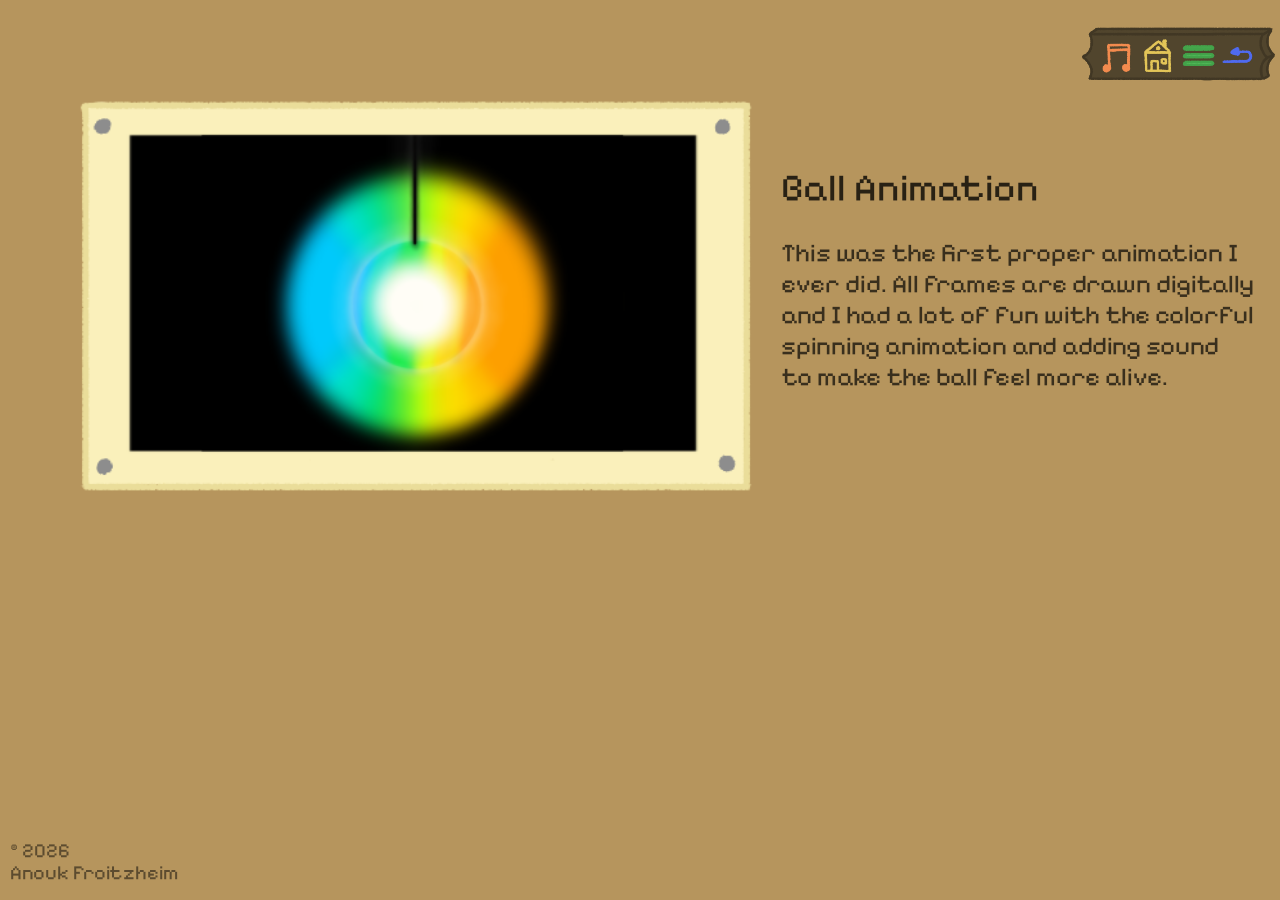
<file: animation.html>
<!DOCTYPE html>
<html lang="en">
<head>
  <meta charset="UTF-8">
  <meta name="viewport" content="width=device-width, initial-scale=1.0">
  
  <title>Anouk's Wallpapers</title>
  <link rel="icon" href="data:image/svg+xml,<svg xmlns='http://www.w3.org/2000/svg' viewBox='0 0 100 100'><text y='.9em' font-size='90'>🖼️</text></svg>">
  <!-- Describe your page — shows up in search results and browser tabs -->
  <meta name="description" content="Anouk's Wallpapers - made using code">

  <!-- Your styles -->
  <link rel="stylesheet" href="styles.css">



  <!-- loading in fonts -->
  <link href="https://fonts.googleapis.com/css2?family=Pixelify+Sans:wght@400..700&family=Tiny5&display=swap" rel="stylesheet">
  <style>
  body {
    font-family: "Pixelify+Sans", sans-serif;
  }
  </style>


  <style>
     /* Keyboard users need to see where focus is */
    :focus-visible {
      outline: 2px solid currentColor;
      outline-offset: 2px;
    }

    /* Respect users who prefer less motion */
    @media (prefers-reduced-motion: reduce) {
      *, *::before, *::after {
        animation-duration: 0.01ms !important;
        transition-duration: 0.01ms !important;
      }
    }

    /* =============================================
       BACKGROUND COLOUR
       ============================================= */
    body {
      background: #B6955D;
    }

    /* =============================================
       IMAGE POSITIONING SYSTEM
       How it works:
       - .img-layer is a fixed container covering the
         full screen, anchored to the TOP-LEFT corner.
       - Each .img-item is positioned relative to that
         top-left corner using:
             top:   distance DOWN  from top of screen
             left: distance LEFT  from left of screen
       - Change width/height on each .img-item to scale.
       - Set pointer-events: none on non-clickable images.
       ============================================= */

    .img-layer {
      position: fixed;
      top: 7vh;
      left: 50vw;      /* ----------------------------------- */
      width: 0;
      height: 0;
      pointer-events: none; /* layer itself doesn't block clicks */
      z-index: 10;          /* sits above page content; lower if needed */
    }

    .img-item {
      position: absolute;
      display: block;
      overflow: hidden;
    }

    .img-item img {
      width: 100%;
      height: 100%;
      object-fit: cover;
      display: block;
    }

    /* Non-clickable images */
    .img-item.static {
      pointer-events: none;
    }

    /* Clickable images */
    .img-item.clickable {               
      pointer-events: auto;
      cursor: pointer;
      transition: opacity 0.2s ease, transform 0.2s ease;        
    }

    .img-item.clickable:hover {  /* what image looks like when hovering over */
      opacity: 1;
      transform: scale(1.03);
    }

    /* =============================================
       EXAMPLE IMAGE POSITIONS
       Adjust top / left / width / height freely.
       ============================================= */
    #layout {
      width: 75vw;
      translate: -37.5vw;
    }

     #project{
      width: 55vw;
      translate: -45vw 2vw;
    }

    #animation{
      scale: 0.2;
      translate: -120vw -30vw;
    }


        /* button section*/
    #button-board {
     width: 16vw;
     translate: 34vw -3.2vw;
    }

    #back-button {
      width: 3.1vw;
      translate: 45.3vw -2.5vw;
    }


    #menu-button {
     width: 4.95vw;
      translate: 41.5vw -2.8vw;
    }

    #home-button {
      width: 4.95vw;
      translate: 38.2vw -2.85vw;
    }

    #music-button {
     width: 3.2vw;
      translate: 35.8vw -2.2vw;
    }

   /* button section ends*/


  </style>
</head>
<body>

  <!-- =============================================
       IMAGE LAYER
       All images live here, positioned relative to
       the top-left corner of the screen.

       TO ADD A NEW IMAGE:
         1. Copy an .img-item block below.
         2. Give it a new id (e.g. id="img-4").
         3. Add a matching CSS rule above with
            top / left / width / height values.
         4. Replace the src with your image path.
         5. For a clickable image, add class="img-item clickable"
            and set data-href to the destination URL.
         6. For a static (non-clickable) image, use
            class="img-item static" and omit data-href.
       ============================================= -->
  <div class="img-layer" aria-hidden="true">


     <!-- <div id="layout" class="img-item static">
      <img
        src="read_me-images/home_page_layout.png"
        alt=""
      >
    </div> -->


     <div
      id="project" class="img-item static">
      <img
        src="gallery-images/animation.png"
        alt="blank piece of paper"
      >
    </div>

<!-- THIS DOESNT WORK -->
    <!-- <div id="animation" class="img-item static">
  <video controls>
    <source 
      src="gallery-images/work/ball-animation.mp4" 
      type="video/mp4"
      >
    Your browser does not support the video tag.
  </video>
</div> -->


<!-- reference for image function layout -->
    <!-- CLICKABLE image — redirects on click
     <div
      id="sign"
      class="img-item clickable"
      data-href="index.html"
      role="link"
      tabindex="0"
      aria-label="Go to home page"
    >
      <img
        src="home_page-images/sign.png"
        alt=""
      >
    </div> -->

   <!-- button section -->
<div id="button-board" class="img-item static">
      <img
        src="home_page-images/button-board.png"
        alt="drawing of a blank wooden sign/board"
      >
    </div>

    <div
      id="back-button"
      class="img-item clickable"
      role="button"
      tabindex="0"
      aria-label="goes back to the previous page"
      onclick="history.back()"
    >
      <img
        src="home_page-images/back-button.png"
        alt="drawing of a back arrow, when clicked returns to previous page"
      >
    </div>

    <div
      id="menu-button"
      class="img-item clickable"
      data-href="menu.html"
      role="link"
      tabindex="0"
      aria-label="opens menu page"
    >
      <img
        src="home_page-images/menu-button.png"
        alt="drawing of 3 horizontal green lines stacked on top each other, when clicked redirects user to 'menu page'"
      >
    </div>

     <div
      id="home-button"
      class="img-item clickable"
      data-href="index.html"
      role="link"
      tabindex="0"
      aria-label="opens home page"
    >
      <img
        src="home_page-images/home-button.png"
        alt="drawing of a small house. when clicked on redirects user to 'home page'"
      >
    </div>

    <div
      id="music-button"
      class="img-item clickable"
      data-href="music.html"
      role="link"
      tabindex="0"
      aria-label="opens home page"
    >
      <img
        src="home_page-images/music-button.png"
        alt="drawing of a small music note. when clicked on redirects user to 'music page'"
      >
    </div>
   <!-- button section ends -->



  <!-- copyright text  -->
   <div class="copyright">  &copy; <span id="year"></span> </div>
   <div class="name"> Anouk Froitzheim </div>
   
   <div class="worksTitle"> Ball Animation </div>
   <div class="worksText"> This was the first proper animation I ever did. All frames are drawn digitally and I had a lot of fun with the colorful spinning animation and adding sound to make the ball feel more alive.</div>

  </div>
<script>
  // =============================================
  // PAGE TRANSITION — "MELT" EFFECT
  // Tweak these two values to adjust the feel:
  // =============================================
  const TRANSITION_DURATION = 300;   // milliseconds — how long each half takes
  const TRANSITION_DRIFT    = 20;    // pixels — how far down the page "melts"

  // Inject the transition styles
  const style = document.createElement('style');
  style.textContent = `
    .img-layer {
      transition: opacity ${TRANSITION_DURATION}ms ease,
                  transform ${TRANSITION_DURATION}ms ease,
                  filter ${TRANSITION_DURATION}ms ease;
    }
    .img-layer.melt-out {
      opacity: 0;
      transform: translateY(${TRANSITION_DRIFT}px);
      filter: blur(6px);
    }
    .img-layer.melt-in {
      opacity: 0;
      transform: translateY(-${TRANSITION_DRIFT}px);
      filter: blur(6px);
    }
  `;
  document.head.appendChild(style);

  // Fade IN on page load
  const layer = document.querySelector('.img-layer');
  layer.classList.add('melt-in');
  requestAnimationFrame(() => {
    requestAnimationFrame(() => layer.classList.remove('melt-in'));
  });

  // Fade OUT then navigate on click/keydown
  function navigateTo(url) {
    layer.classList.add('melt-out');
    setTimeout(() => { window.location.href = url; }, TRANSITION_DURATION);
  }

  document.querySelectorAll('.img-item.clickable').forEach(item => {
    const target = item.dataset.href;
    if (!target || target === 'INSERT-REDIRECT-PAGE-HERE') return;

    item.addEventListener('click', () => navigateTo(target));
    item.addEventListener('keydown', e => {
      if (e.key === 'Enter' || e.key === ' ') {
        e.preventDefault();
        navigateTo(target);
      }
    });
  });
</script>

  <!-- Your scripts -->
  <script src="script.js"></script>


</body>


</html>
</file>
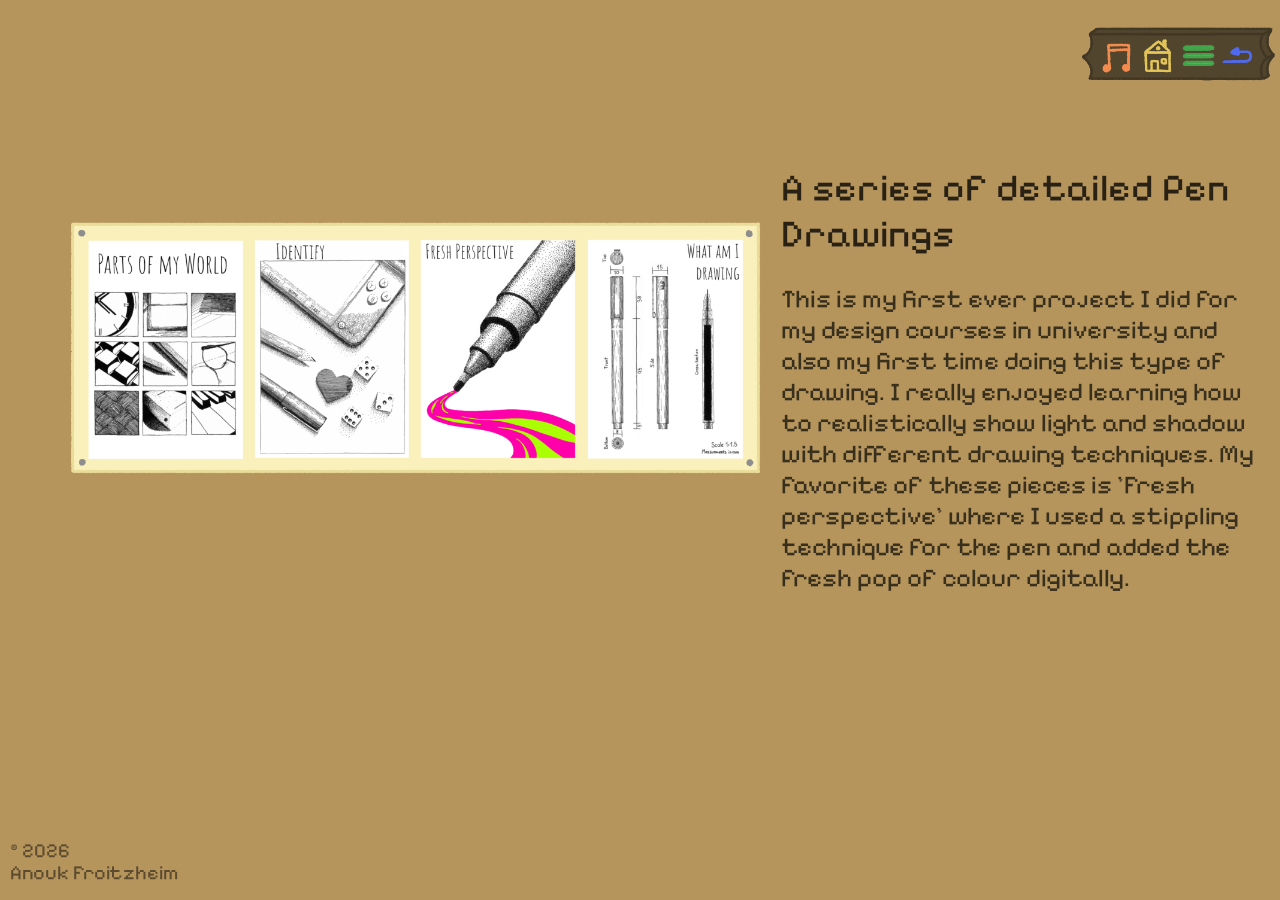
<file: drawings.html>
<!DOCTYPE html>
<html lang="en">
<head>
  <meta charset="UTF-8">
  <meta name="viewport" content="width=device-width, initial-scale=1.0">
  
  <title>Anouk's Wallpapers</title>
  <link rel="icon" href="data:image/svg+xml,<svg xmlns='http://www.w3.org/2000/svg' viewBox='0 0 100 100'><text y='.9em' font-size='90'>🖼️</text></svg>">
  <!-- Describe your page — shows up in search results and browser tabs -->
  <meta name="description" content="Anouk's Wallpapers - made using code">

  <!-- Your styles -->
  <link rel="stylesheet" href="styles.css">



  <!-- loading in fonts -->
  <link href="https://fonts.googleapis.com/css2?family=Pixelify+Sans:wght@400..700&family=Tiny5&display=swap" rel="stylesheet">
  <style>
  body {
    font-family: "Pixelify+Sans", sans-serif;
  }
  </style>


  <style>
     /* Keyboard users need to see where focus is */
    :focus-visible {
      outline: 2px solid currentColor;
      outline-offset: 2px;
    }

    /* Respect users who prefer less motion */
    @media (prefers-reduced-motion: reduce) {
      *, *::before, *::after {
        animation-duration: 0.01ms !important;
        transition-duration: 0.01ms !important;
      }
    }

    /* =============================================
       BACKGROUND COLOUR
       ============================================= */
    body {
      background: #B6955D;
    }

    /* =============================================
       IMAGE POSITIONING SYSTEM
       How it works:
       - .img-layer is a fixed container covering the
         full screen, anchored to the TOP-LEFT corner.
       - Each .img-item is positioned relative to that
         top-left corner using:
             top:   distance DOWN  from top of screen
             left: distance LEFT  from left of screen
       - Change width/height on each .img-item to scale.
       - Set pointer-events: none on non-clickable images.
       ============================================= */

    .img-layer {
      position: fixed;
      top: 7vh;
      left: 50vw;      /* ----------------------------------- */
      width: 0;
      height: 0;
      pointer-events: none; /* layer itself doesn't block clicks */
      z-index: 10;          /* sits above page content; lower if needed */
    }

    .img-item {
      position: absolute;
      display: block;
      overflow: hidden;
    }

    .img-item img {
      width: 100%;
      height: 100%;
      object-fit: cover;
      display: block;
    }

    /* Non-clickable images */
    .img-item.static {
      pointer-events: none;
    }

    /* Clickable images */
    .img-item.clickable {               
      pointer-events: auto;
      cursor: pointer;
      transition: opacity 0.2s ease, transform 0.2s ease;        
    }

    .img-item.clickable:hover {  /* what image looks like when hovering over */
      opacity: 1;
      transform: scale(1.03);
    }

    /* =============================================
       EXAMPLE IMAGE POSITIONS
       Adjust top / left / width / height freely.
       ============================================= */
    #layout {
      width: 75vw;
      translate: -37.5vw;
    }

     #project{
      width: 55vw;
      translate: -45vw 12vw;
    }


        /* button section*/
   #button-board {
     width: 16vw;
     translate: 34vw -3.2vw;
    }

    #back-button {
      width: 3.1vw;
      translate: 45.3vw -2.5vw;
    }


    #menu-button {
     width: 4.95vw;
      translate: 41.5vw -2.8vw;
    }

    #home-button {
      width: 4.95vw;
      translate: 38.2vw -2.85vw;
    }

    #music-button {
     width: 3.2vw;
      translate: 35.8vw -2.2vw;
    }

   /* button section ends*/


  </style>
</head>
<body>

  <!-- =============================================
       IMAGE LAYER
       All images live here, positioned relative to
       the top-left corner of the screen.

       TO ADD A NEW IMAGE:
         1. Copy an .img-item block below.
         2. Give it a new id (e.g. id="img-4").
         3. Add a matching CSS rule above with
            top / left / width / height values.
         4. Replace the src with your image path.
         5. For a clickable image, add class="img-item clickable"
            and set data-href to the destination URL.
         6. For a static (non-clickable) image, use
            class="img-item static" and omit data-href.
       ============================================= -->
  <div class="img-layer" aria-hidden="true">


     <!-- <div id="layout" class="img-item static">
      <img
        src="read_me-images/home_page_layout.png"
        alt=""
      >
    </div> -->


     <div
      id="project" class="img-item static">
      <img
        src="gallery-images/pen drawings.png"
        alt="piece of paper with 4 detailed pen drawings on it"
      >
    </div>


<!-- reference for image function layout -->
    <!-- CLICKABLE image — redirects on click
     <div
      id="sign"
      class="img-item clickable"
      data-href="index.html"
      role="link"
      tabindex="0"
      aria-label="Go to home page"
    >
      <img
        src="home_page-images/sign.png"
        alt=""
      >
    </div> -->

   <!-- button section -->
<div id="button-board" class="img-item static">
      <img
        src="home_page-images/button-board.png"
        alt="drawing of a blank wooden sign/board"
      >
    </div>

    <div
      id="back-button"
      class="img-item clickable"
      role="button"
      tabindex="0"
      aria-label="goes back to the previous page"
      onclick="history.back()"
    >
      <img
        src="home_page-images/back-button.png"
        alt="drawing of a back arrow, when clicked returns to previous page"
      >
    </div>

    <div
      id="menu-button"
      class="img-item clickable"
      data-href="menu.html"
      role="link"
      tabindex="0"
      aria-label="opens menu page"
    >
      <img
        src="home_page-images/menu-button.png"
        alt="drawing of 3 horizontal green lines stacked on top each other, when clicked redirects user to 'menu page'"
      >
    </div>

     <div
      id="home-button"
      class="img-item clickable"
      data-href="index.html"
      role="link"
      tabindex="0"
      aria-label="opens home page"
    >
      <img
        src="home_page-images/home-button.png"
        alt="drawing of a small house. when clicked on redirects user to 'home page'"
      >
    </div>

    <div
      id="music-button"
      class="img-item clickable"
      data-href="music.html"
      role="link"
      tabindex="0"
      aria-label="opens home page"
    >
      <img
        src="home_page-images/music-button.png"
        alt="drawing of a small music note. when clicked on redirects user to 'music page'"
      >
    </div>
   <!-- button section ends -->



  <!-- copyright text  -->
   <div class="copyright">  &copy; <span id="year"></span> </div>
   <div class="name"> Anouk Froitzheim </div>
   
   <div class="worksTitle"> A series of detailed Pen Drawings </div>
   <div class="worksText"> This is my first ever project I did for my design courses in university and also my first time doing this type of drawing. I really enjoyed learning how to realistically show light and shadow with different drawing techniques. My favorite of these pieces is 'Fresh perspective' where I used a stippling technique for the pen and added the fresh pop of colour digitally.</div>

  </div>
<script>
  // =============================================
  // PAGE TRANSITION — "MELT" EFFECT
  // Tweak these two values to adjust the feel:
  // =============================================
  const TRANSITION_DURATION = 300;   // milliseconds — how long each half takes
  const TRANSITION_DRIFT    = 20;    // pixels — how far down the page "melts"

  // Inject the transition styles
  const style = document.createElement('style');
  style.textContent = `
    .img-layer {
      transition: opacity ${TRANSITION_DURATION}ms ease,
                  transform ${TRANSITION_DURATION}ms ease,
                  filter ${TRANSITION_DURATION}ms ease;
    }
    .img-layer.melt-out {
      opacity: 0;
      transform: translateY(${TRANSITION_DRIFT}px);
      filter: blur(6px);
    }
    .img-layer.melt-in {
      opacity: 0;
      transform: translateY(-${TRANSITION_DRIFT}px);
      filter: blur(6px);
    }
  `;
  document.head.appendChild(style);

  // Fade IN on page load
  const layer = document.querySelector('.img-layer');
  layer.classList.add('melt-in');
  requestAnimationFrame(() => {
    requestAnimationFrame(() => layer.classList.remove('melt-in'));
  });

  // Fade OUT then navigate on click/keydown
  function navigateTo(url) {
    layer.classList.add('melt-out');
    setTimeout(() => { window.location.href = url; }, TRANSITION_DURATION);
  }

  document.querySelectorAll('.img-item.clickable').forEach(item => {
    const target = item.dataset.href;
    if (!target || target === 'INSERT-REDIRECT-PAGE-HERE') return;

    item.addEventListener('click', () => navigateTo(target));
    item.addEventListener('keydown', e => {
      if (e.key === 'Enter' || e.key === ' ') {
        e.preventDefault();
        navigateTo(target);
      }
    });
  });
</script>

  <!-- Your scripts -->
  <script src="script.js"></script>


</body>


</html>
</file>
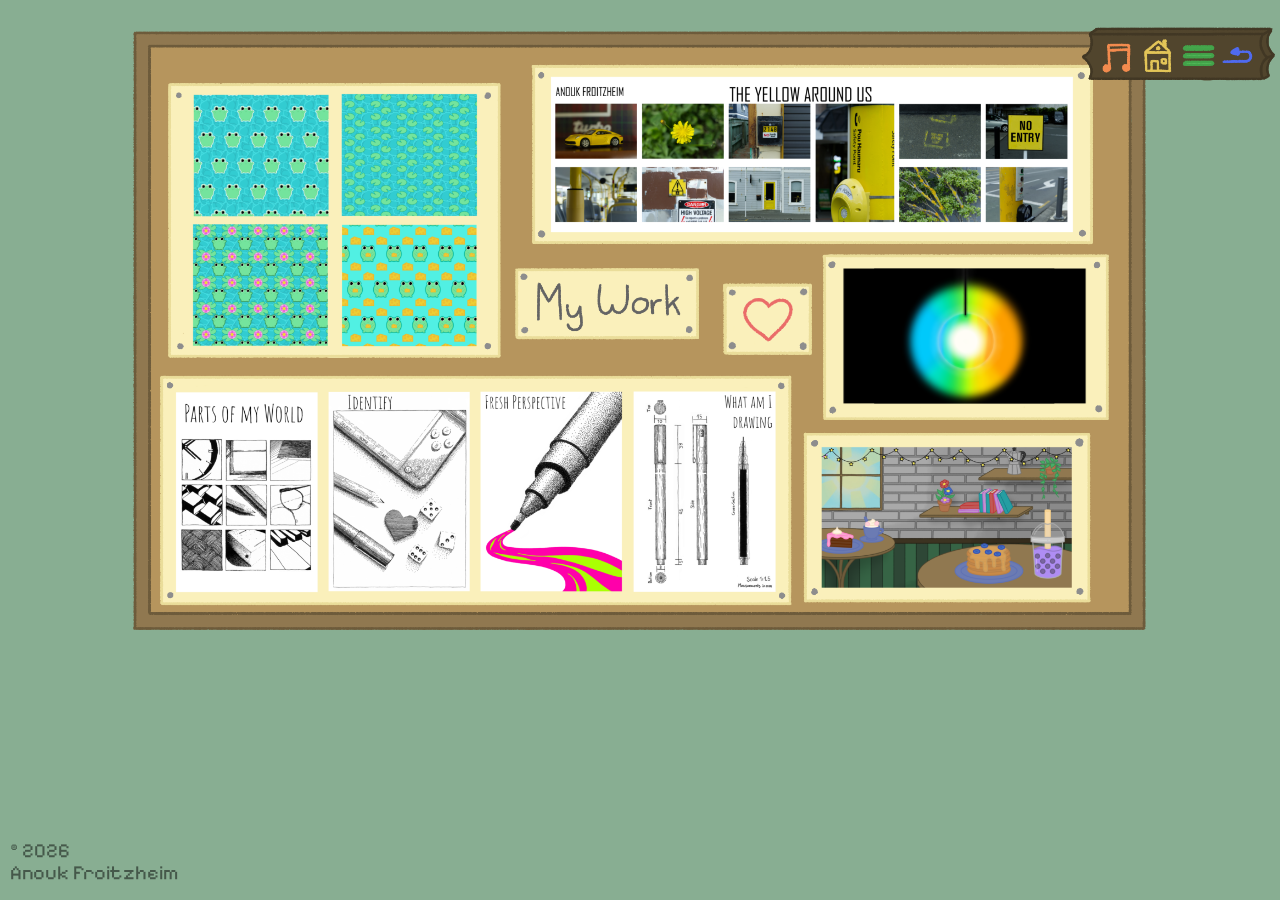
<file: gallery.html>
<!DOCTYPE html>
<html lang="en">
<head>
  <meta charset="UTF-8">
  <meta name="viewport" content="width=device-width, initial-scale=1.0">
  <link rel="icon" href="data:image/svg+xml,<svg xmlns='http://www.w3.org/2000/svg' viewBox='0 0 100 100'><text y='.9em' font-size='90'>🖼️</text></svg>">
  <title>Anouk's Work</title>

  <!-- Describe your page — shows up in search results and browser tabs -->
  <meta name="description" content="Anouk's Gallery - have a looksie at some of Anouksie's works">

  <!-- Your styles -->
  <link rel="stylesheet" href="styles.css">



  <!-- loading in fonts -->
  <link href="https://fonts.googleapis.com/css2?family=Pixelify+Sans:wght@400..700&family=Tiny5&display=swap" rel="stylesheet">
  <style>
  body {
    font-family: "Pixelify+Sans", sans-serif;
  }
  </style>


  <style>
     /* Keyboard users need to see where focus is */
    :focus-visible {
      outline: 2px solid currentColor;
      outline-offset: 2px;
    }

    /* Respect users who prefer less motion */
    @media (prefers-reduced-motion: reduce) {
      *, *::before, *::after {
        animation-duration: 0.01ms !important;
        transition-duration: 0.01ms !important;
      }
    }

    /* =============================================
       BACKGROUND COLOUR
       ============================================= */
    body {
      background: #88AE92;
    }

    /* =============================================
       IMAGE POSITIONING SYSTEM
       How it works:
       - .img-layer is a fixed container covering the
         full screen, anchored to the TOP-LEFT corner.
       - Each .img-item is positioned relative to that
         top-left corner using:
             top:   distance DOWN  from top of screen
             left: distance LEFT  from left of screen
       - Change width/height on each .img-item to scale.
       - Set pointer-events: none on non-clickable images.
       ============================================= */

    .img-layer {
      position: fixed;
      top: 7vh;
      left: 50vw;      /* ----------------------------------- */
      width: 0;
      height: 0;
      pointer-events: none; /* layer itself doesn't block clicks */
      z-index: 10;          /* sits above page content; lower if needed */
    }

    .img-item {
      position: absolute;
      display: block;
      overflow: hidden;
    }

    .img-item img {
      width: 100%;
      height: 100%;
      object-fit: cover;
      display: block;
    }

    /* Non-clickable images */
    .img-item.static {
      pointer-events: none;
    }

    /* Clickable images */
    .img-item.clickable {               
      pointer-events: auto;
      cursor: pointer;
      transition: opacity 0.2s ease, transform 0.2s ease;        
    }

    .img-item.clickable:hover {  /* what image looks like when hovering over */
      opacity: 1;
      transform: scale(1.03);
    }

    /* =============================================
       EXAMPLE IMAGE POSITIONS
       Adjust top / left / width / height freely.
       ============================================= */

     #backboard{
      width: 82vw;
      translate: -41vw -11vw;
    }

     #work{
      width: 15vw;
      translate: -10vw 15.5vw;
    }

     #heart{
      width: 7.5vw;
      translate: 6.2vw 17vw;
    }

     #wallpapers{
      width: 27vw;
      translate: -37.5vw 0.5vw;
    }

     #photos{
      width: 45vw;
      translate: -9vw -0.5vw;
    }

     #drawings{
      width: 50.4vw;
      translate: -38vw 24vw;
    }

     #animation{
      width: 23.5vw;
      translate: 13.7vw 14.5vw;
    }

     #visualizer{
      width: 23.5vw;
      translate: 12.3vw 28.5vw;
    }

/* button section*/
#button-board {
     width: 16vw;
     translate: 34vw -3.2vw;
    }

    #back-button {
      width: 3.1vw;
      translate: 45.3vw -2.5vw;
    }


    #menu-button {
     width: 4.95vw;
      translate: 41.5vw -2.8vw;
    }

    #home-button {
      width: 4.95vw;
      translate: 38.2vw -2.85vw;
    }

    #music-button {
     width: 3.2vw;
      translate: 35.8vw -2.2vw;
    }

   /* button section ends */

  </style>
</head>
<body>

  <!-- =============================================
       IMAGE LAYER
       All images live here, positioned relative to
       the top-left corner of the screen.

       TO ADD A NEW IMAGE:
         1. Copy an .img-item block below.
         2. Give it a new id (e.g. id="img-4").
         3. Add a matching CSS rule above with
            top / left / width / height values.
         4. Replace the src with your image path.
         5. For a clickable image, add class="img-item clickable"
            and set data-href to the destination URL.
         6. For a static (non-clickable) image, use
            class="img-item static" and omit data-href.
       ============================================= -->
  <div class="img-layer" aria-hidden="true">


<div id="backboard" class="img-item static">
      <img
        src="gallery-images/backboard.png"
        alt="drawing of an empty corkboard"
      >
    </div>

    <div id="work" class="img-item static">
      <img
        src="gallery-images/my work paper.png"
        alt="piece of paper with the words 'my work'"
      >
    </div>

     <div
      id="heart"
      class="img-item clickable"
      data-href="heart.html"
      role="link"
      tabindex="0"
      aria-label="opens heart page"
    >
      <img
        src="gallery-images/heart paper.png"
        alt="piece of paper with a heart drawn on it, when clicked on redirects to 'heart' page"
      >
    </div>

     <div
      id="wallpapers"
      class="img-item clickable"
      data-href="wallpapers.html"
      role="link"
      tabindex="0"
      aria-label="opens wallpapers page"
    >
      <img
        src="gallery-images/wallpapers.png"
        alt="piece of paper with 4 cute wallpapers on it, when clicked on redirects to 'wallpapers' page"
      >
    </div>

     <div
      id="photos"
      class="img-item clickable"
      data-href="photos.html"
      role="link"
      tabindex="0"
      aria-label="opens photos page"
    >
      <img
        src="gallery-images/photos.png"
        alt="piece of paper with a photography series, when clicked on redirects to 'photos' page"
      >
    </div>

     <div
      id="drawings"
      class="img-item clickable"
      data-href="drawings.html"
      role="link"
      tabindex="0"
      aria-label="opens drawings page"
    >
      <img
        src="gallery-images/pen drawings.png"
        alt="piece of paper with 4 detailed pen drawings on it, when clicked on redirects to 'drawings' page"
      >
    </div>

     <div
      id="animation"
      class="img-item clickable"
      data-href="animation.html"
      role="link"
      tabindex="0"
      aria-label="opens animation page"
    >
      <img
        src="gallery-images/animation.png"
        alt="piece of paper with a frame of the ball animation on it, when clicked on redirects to 'animation' page"
      >
    </div>

     <div
      id="visualizer"
      class="img-item clickable"
      data-href="visualizer.html"
      role="link"
      tabindex="0"
      aria-label="opens visualizer page"
    >
      <img
        src="gallery-images/visualizer.png"
        alt="piece of paper with a frame of the music visualizer on it, when clicked on redirects to 'visualizer' page"
      >
    </div>



<!-- reference for image function layout -->
    <!-- CLICKABLE image — redirects on click
     <div
      id="sign"
      class="img-item clickable"
      data-href="index.html"
      role="link"
      tabindex="0"
      aria-label="Go to home page"
    >
      <img
        src="home_page-images/sign.png"
        alt=""
      >
    </div> -->

   <!-- button section -->
 <div id="button-board" class="img-item static">
      <img
        src="home_page-images/button-board.png"
        alt="drawing of a blank wooden sign/board"
      >
    </div>

    <div
      id="back-button"
      class="img-item clickable"
      role="button"
      tabindex="0"
      aria-label="goes back to the previous page"
      onclick="history.back()"
    >
      <img
        src="home_page-images/back-button.png"
        alt="drawing of a back arrow, when clicked returns to previous page"
      >
    </div>

    <div
      id="menu-button"
      class="img-item clickable"
      data-href="menu.html"
      role="link"
      tabindex="0"
      aria-label="opens menu page"
    >
      <img
        src="home_page-images/menu-button.png"
        alt="drawing of 3 horizontal green lines stacked on top each other, when clicked redirects user to 'menu page'"
      >
    </div>

     <div
      id="home-button"
      class="img-item clickable"
      data-href="index.html"
      role="link"
      tabindex="0"
      aria-label="opens home page"
    >
      <img
        src="home_page-images/home-button.png"
        alt="drawing of a small house. when clicked on redirects user to 'home page'"
      >
    </div>

    <div
      id="music-button"
      class="img-item clickable"
      data-href="music.html"
      role="link"
      tabindex="0"
      aria-label="opens home page"
    >
      <img
        src="home_page-images/music-button.png"
        alt="drawing of a small music note. when clicked on redirects user to 'music page'"
      >
    </div>
   <!-- button section ends -->


    <!-- copyright text  -->
   <div class="copyright">  &copy; <span id="year"></span> </div>
   <div class="name"> Anouk Froitzheim </div>

  </div>
<script>
  // =============================================
  // PAGE TRANSITION — "MELT" EFFECT
  // Tweak these two values to adjust the feel:
  // =============================================
  const TRANSITION_DURATION = 300;   // milliseconds — how long each half takes
  const TRANSITION_DRIFT    = 20;    // pixels — how far down the page "melts"

  // Inject the transition styles
  const style = document.createElement('style');
  style.textContent = `
    .img-layer {
      transition: opacity ${TRANSITION_DURATION}ms ease,
                  transform ${TRANSITION_DURATION}ms ease,
                  filter ${TRANSITION_DURATION}ms ease;
    }
    .img-layer.melt-out {
      opacity: 0;
      transform: translateY(${TRANSITION_DRIFT}px);
      filter: blur(6px);
    }
    .img-layer.melt-in {
      opacity: 0;
      transform: translateY(-${TRANSITION_DRIFT}px);
      filter: blur(6px);
    }
  `;
  document.head.appendChild(style);

  // Fade IN on page load
  const layer = document.querySelector('.img-layer');
  layer.classList.add('melt-in');
  requestAnimationFrame(() => {
    requestAnimationFrame(() => layer.classList.remove('melt-in'));
  });

  // Fade OUT then navigate on click/keydown
  function navigateTo(url) {
    layer.classList.add('melt-out');
    setTimeout(() => { window.location.href = url; }, TRANSITION_DURATION);
  }

  document.querySelectorAll('.img-item.clickable').forEach(item => {
    const target = item.dataset.href;
    if (!target || target === 'INSERT-REDIRECT-PAGE-HERE') return;

    item.addEventListener('click', () => navigateTo(target));
    item.addEventListener('keydown', e => {
      if (e.key === 'Enter' || e.key === ' ') {
        e.preventDefault();
        navigateTo(target);
      }
    });
  });
</script>

  <!-- Your scripts -->
  <script src="script.js"></script>


</body>


</html>
</file>
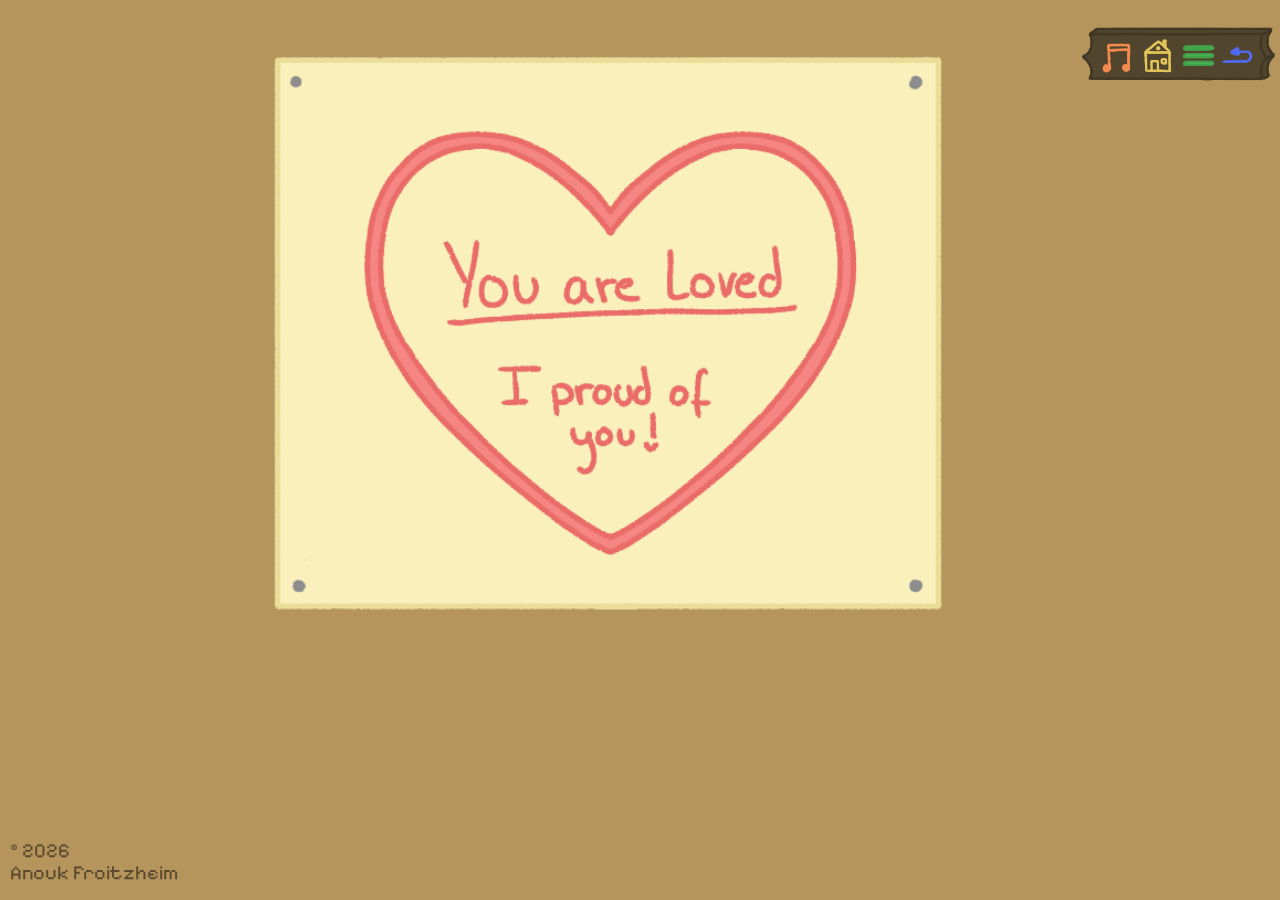
<file: heart.html>
<!DOCTYPE html>
<html lang="en">
<head>
  <meta charset="UTF-8">
  <meta name="viewport" content="width=device-width, initial-scale=1.0">
  
  <title>Anouk is proud of you</title>
  <link rel="icon" href="data:image/svg+xml,<svg xmlns='http://www.w3.org/2000/svg' viewBox='0 0 100 100'><text y='.9em' font-size='90'>❤️</text></svg>">
  <!-- Describe your page — shows up in search results and browser tabs -->
  <meta name="description" content="Anouk is proud of you">

  <!-- Your styles -->
  <link rel="stylesheet" href="styles.css">



<!-- loading in fonts -->
  <link href="https://fonts.googleapis.com/css2?family=Pixelify+Sans:wght@400..700&family=Tiny5&display=swap" rel="stylesheet">
  <style>
  body {
    font-family: "Pixelify+Sans", sans-serif;
  }
  </style>


  <style>
     /* Keyboard users need to see where focus is */
    :focus-visible {
      outline: 2px solid currentColor;
      outline-offset: 2px;
    }

    /* Respect users who prefer less motion */
    @media (prefers-reduced-motion: reduce) {
      *, *::before, *::after {
        animation-duration: 0.01ms !important;
        transition-duration: 0.01ms !important;
      }
    }

    /* =============================================
       BACKGROUND COLOUR
       ============================================= */
    body {
      background: #B6955D;
    }

    /* =============================================
       IMAGE POSITIONING SYSTEM
       How it works:
       - .img-layer is a fixed container covering the
         full screen, anchored to the TOP-LEFT corner.
       - Each .img-item is positioned relative to that
         top-left corner using:
             top:   distance DOWN  from top of screen
             left: distance LEFT  from left of screen
       - Change width/height on each .img-item to scale.
       - Set pointer-events: none on non-clickable images.
       ============================================= */

    .img-layer {
      position: fixed;
      top: 7vh;
      left: 50vw;      /* ----------------------------------- */
      width: 0;
      height: 0;
      pointer-events: none; /* layer itself doesn't block clicks */
      z-index: 10;          /* sits above page content; lower if needed */
    }

    .img-item {
      position: absolute;
      display: block;
      overflow: hidden;
    }

    .img-item img {
      width: 100%;
      height: 100%;
      object-fit: cover;
      display: block;
    }

    /* Non-clickable images */
    .img-item.static {
      pointer-events: none;
    }

    /* Clickable images */
    .img-item.clickable {               
      pointer-events: auto;
      cursor: pointer;
      transition: opacity 0.2s ease, transform 0.2s ease;        
    }

    .img-item.clickable:hover {  /* what image looks like when hovering over */
      opacity: 1;
      transform: scale(1.03);
    }

    /* =============================================
       EXAMPLE IMAGE POSITIONS
       Adjust top / left / width / height freely.
       ============================================= */
    /* #layout {
      width: 75vw;
      translate: -37.5vw;
    } */

    #heart{
      width: 55vw;
      translate: -30vw -2vw;
    }

        /* button section*/
    #button-board {
     width: 16vw;
     translate: 34vw -3.2vw;
    }

    #back-button {
      width: 3.1vw;
      translate: 45.3vw -2.5vw;
    }

    #menu-button {
     width: 4.95vw;
      translate: 41.5vw -2.8vw;
    }

    #home-button {
      width: 4.95vw;
      translate: 38.2vw -2.85vw;
    }

    #music-button {
     width: 3.2vw;
      translate: 35.8vw -2.2vw;
    }
   /* button section ends*/


  </style>
</head>
<body>

  <!-- =============================================
       IMAGE LAYER
       All images live here, positioned relative to
       the top-left corner of the screen.

       TO ADD A NEW IMAGE:
         1. Copy an .img-item block below.
         2. Give it a new id (e.g. id="img-4").
         3. Add a matching CSS rule above with
            top / left / width / height values.
         4. Replace the src with your image path.
         5. For a clickable image, add class="img-item clickable"
            and set data-href to the destination URL.
         6. For a static (non-clickable) image, use
            class="img-item static" and omit data-href.
       ============================================= -->
  <div class="img-layer" aria-hidden="true">


     <!-- <div id="layout" class="img-item static">
      <img
        src="read_me-images/home_page_layout.png"
        alt=""
      >
    </div> -->

 <div
      id="heart"
      class="img-item static"
    >
      <img
        src="gallery-images/big heart paper.png"
        alt="piece of paper with a heart drawn on it and the words 'your are loved. Im proud of you!'"
      >
    </div>



<!-- reference for image function layout -->
    <!-- CLICKABLE image — redirects on click
     <div
      id="sign"
      class="img-item clickable"
      data-href="index.html"
      role="link"
      tabindex="0"
      aria-label="Go to home page"
    >
      <img
        src="home_page-images/sign.png"
        alt=""
      >
    </div> -->

   <!-- button section -->
 <div id="button-board" class="img-item static">
      <img
        src="home_page-images/button-board.png"
        alt="drawing of a blank wooden sign/board"
      >
    </div>

    <div
      id="back-button"
      class="img-item clickable"
      role="button"
      tabindex="0"
      aria-label="goes back to the previous page"
      onclick="history.back()"
    >
      <img
        src="home_page-images/back-button.png"
        alt="drawing of a back arrow, when clicked returns to previous page"
      >
    </div>

    <div
      id="menu-button"
      class="img-item clickable"
      data-href="menu.html"
      role="link"
      tabindex="0"
      aria-label="opens menu page"
    >
      <img
        src="home_page-images/menu-button.png"
        alt="drawing of 3 horizontal green lines stacked on top each other, when clicked redirects user to 'menu page'"
      >
    </div>

     <div
      id="home-button"
      class="img-item clickable"
      data-href="index.html"
      role="link"
      tabindex="0"
      aria-label="opens home page"
    >
      <img
        src="home_page-images/home-button.png"
        alt="drawing of a small house. when clicked on redirects user to 'home page'"
      >
    </div>

    <div
      id="music-button"
      class="img-item clickable"
      data-href="music.html"
      role="link"
      tabindex="0"
      aria-label="opens home page"
    >
      <img
        src="home_page-images/music-button.png"
        alt="drawing of a small music note. when clicked on redirects user to 'music page'"
      >
    </div>
   <!-- button section ends -->



  <!-- copyright text  -->
   <div class="copyright">  &copy; <span id="year"></span> </div>
   <div class="name"> Anouk Froitzheim </div>
   
  </div>
<script>
  // =============================================
  // PAGE TRANSITION — "MELT" EFFECT
  // Tweak these two values to adjust the feel:
  // =============================================
  const TRANSITION_DURATION = 300;   // milliseconds — how long each half takes
  const TRANSITION_DRIFT    = 20;    // pixels — how far down the page "melts"

  // Inject the transition styles
  const style = document.createElement('style');
  style.textContent = `
    .img-layer {
      transition: opacity ${TRANSITION_DURATION}ms ease,
                  transform ${TRANSITION_DURATION}ms ease,
                  filter ${TRANSITION_DURATION}ms ease;
    }
    .img-layer.melt-out {
      opacity: 0;
      transform: translateY(${TRANSITION_DRIFT}px);
      filter: blur(6px);
    }
    .img-layer.melt-in {
      opacity: 0;
      transform: translateY(-${TRANSITION_DRIFT}px);
      filter: blur(6px);
    }
  `;
  document.head.appendChild(style);

  // Fade IN on page load
  const layer = document.querySelector('.img-layer');
  layer.classList.add('melt-in');
  requestAnimationFrame(() => {
    requestAnimationFrame(() => layer.classList.remove('melt-in'));
  });

  // Fade OUT then navigate on click/keydown
  function navigateTo(url) {
    layer.classList.add('melt-out');
    setTimeout(() => { window.location.href = url; }, TRANSITION_DURATION);
  }

  document.querySelectorAll('.img-item.clickable').forEach(item => {
    const target = item.dataset.href;
    if (!target || target === 'INSERT-REDIRECT-PAGE-HERE') return;

    item.addEventListener('click', () => navigateTo(target));
    item.addEventListener('keydown', e => {
      if (e.key === 'Enter' || e.key === ' ') {
        e.preventDefault();
        navigateTo(target);
      }
    });
  });
</script>

  <!-- Your scripts -->
  <script src="script.js"></script>


</body>


</html>
</file>
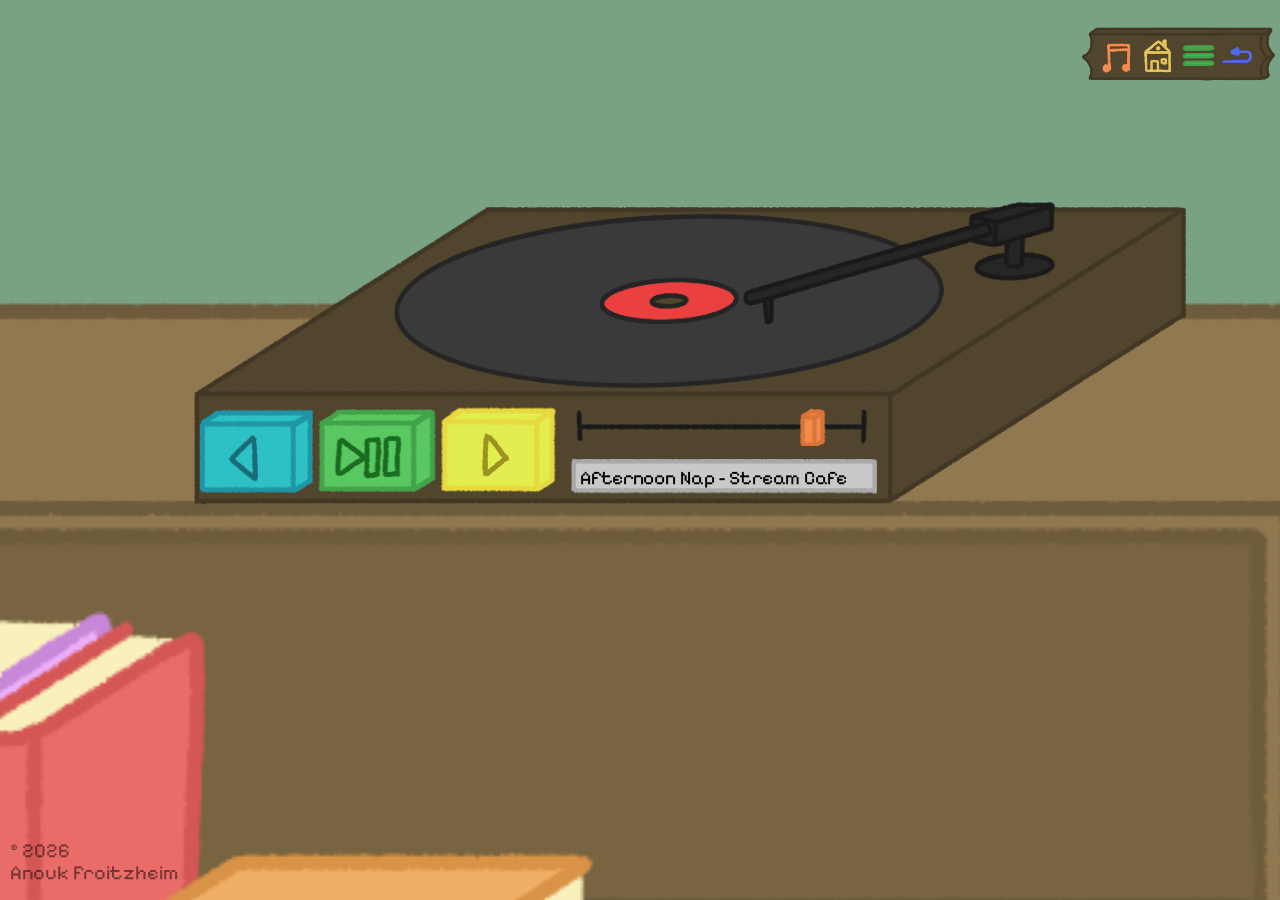
<file: music.html>
<!DOCTYPE html>
<html lang="en">
<head>
  <meta charset="UTF-8">
  <meta name="viewport" content="width=device-width, initial-scale=1.0">
  
  <title>Record Player</title>
  <link rel="icon" href="data:image/svg+xml,<svg xmlns='http://www.w3.org/2000/svg' viewBox='0 0 100 100'><text y='.9em' font-size='90'>🎵</text></svg>">
  <!-- Describe your page — shows up in search results and browser tabs -->
  <meta name="description" content="Anouk's Humble Abode - Music Controls">

  <!-- Your styles -->
  <link rel="stylesheet" href="styles.css">



  <!-- loading in fonts -->
  <link href="https://fonts.googleapis.com/css2?family=Pixelify+Sans:wght@400..700&family=Tiny5&display=swap" rel="stylesheet">
  <style>
  body {
    font-family: "Pixelify+Sans", sans-serif;
  }
  </style>


  <style>
     /* Keyboard users need to see where focus is */
    :focus-visible {
      outline: 2px solid currentColor;
      outline-offset: 2px;
    }

    /* Respect users who prefer less motion */
    @media (prefers-reduced-motion: reduce) {
      *, *::before, *::after {
        animation-duration: 0.01ms !important;
        transition-duration: 0.01ms !important;
      }
    }

    /* =============================================
       BACKGROUND COLOUR
       ============================================= */
    body {
      background: #6A9475; /* wall: #87ad91 floor: #6A9475*/
    }

    /* =============================================
       IMAGE POSITIONING SYSTEM
       How it works:
       - .img-layer is a fixed container covering the
         full screen, anchored to the TOP-LEFT corner.
       - Each .img-item is positioned relative to that
         top-left corner using:
             top:   distance DOWN  from top of screen
             left: distance LEFT  from left of screen
       - Change width/height on each .img-item to scale.
       - Set pointer-events: none on non-clickable images.
       ============================================= */

    .img-layer {
      position: fixed;
      top: 7vh;
      left: 50vw;      /* ----------------------------------- */
      width: 0;
      height: 0;
      pointer-events: none; /* layer itself doesn't block clicks */
      z-index: 10;          /* sits above page content; lower if needed */
    }

    .img-item {
      position: absolute;
      display: block;
      overflow: hidden;
    }

    .img-item img {
      width: 100%;
      height: 100%;
      object-fit: cover;
      display: block;
    }

    /* Non-clickable images */
    .img-item.static {
      pointer-events: none;
    }

    /* Clickable images */
    .img-item.clickable {               
      pointer-events: auto;
      cursor: pointer;
      transition: opacity 0.2s ease, transform 0.2s ease;        
    }

    .img-item.clickable:hover {  /* what image looks like when hovering over */
      opacity: 1;
      transform: scale(1.03);
    }

    /* =============================================
       IMAGE POSITIONS
       Adjust top / left / width / height freely.
       ============================================= */

    #wall {
      width: 150vw;
      translate: -50vw -15vw;
      opacity: 0.5;
    }

    #shelf {
      width: 180vw;
      translate: -100vw 13vw;
    }

    #recordPlayer{
      width: 80vw;
      translate: -36vw 9.7vw;
    }

    #rewind-button{
      width: 10vw;
      translate: -35vw 26.3vw;
    }

    #play-pause-button{
      width: 10vw;
      translate: -25.5vw 26.4vw;
    }

    #skip-button{
      width: 10vw;
      translate: -15.9vw 26.2vw;
    }

 /* button section*/
    #button-board {
     width: 16vw;
     translate: 34vw -3.2vw;
    }

    #back-button {
      width: 3.1vw;
      translate: 45.3vw -2.5vw;
    }

    #menu-button {
     width: 4.95vw;
      translate: 41.5vw -2.8vw;
    }

    #home-button {
      width: 4.95vw;
      translate: 38.2vw -2.85vw;
    }

    #music-button {
     width: 3.2vw;
      translate: 35.8vw -2.2vw;
    }
   /* button section ends*/
/* MUSIC PLAYER */

    #song-title {
        position: static;
        width: 30vw;
        translate: -4.7vw 30vw;
        font-size: 1.5vw;
        font-family: "Pixelify Sans", sans-serif;
        color: #000000;
    }

    /* --- Individual button wrapper */
    .player-btn {
        cursor: pointer;
    }

   /* volume stuff */
    #volume-control {
    position: static;
    width: 24.5vw;
    translate: -5.6vw 26.5vw;
    }

    #volume-track-container {
    position: relative;
    display: inline-block;
    cursor: pointer;
    overflow: visible;
    width: 24.5vw; 
    }

    #volume-track-container {
    position: relative;
    width: 24vw;
    display: inline-block;
    }

    #volume-knob-wrapper {
    position: absolute;
    top: 50%;
    left: 50%;
    transform: translate(-50%, -50%);
    width: 3vw;
    height: 3vw;
    overflow: visible;
    }

    #volume-knob:active {
    cursor: grabbing;
    }

    #volume-track-container .img-item.static {
    position: relative;
    width: 24.5vw;
    height: auto;
    overflow: visible;
    }

  </style>


</head>
<body>

  <!-- =============================================
       IMAGE LAYER
       All images live here, positioned relative to
       the top-left corner of the screen.

       TO ADD A NEW IMAGE:
         1. Copy an .img-item block below.
         2. Give it a new id (e.g. id="img-4").
         3. Add a matching CSS rule above with
            top / left / width / height values.
         4. Replace the src with your image path.
         5. For a clickable image, add class="img-item clickable"
            and set data-href to the destination URL.
         6. For a static (non-clickable) image, use
            class="img-item static" and omit data-href.
       ============================================= -->
  <div class="img-layer" aria-hidden="true">

        <div id="wall" class="img-item static">
      <img
        src="home_page-images/wall.png"
        alt="dark green floor"
      >
    </div>

    <div id="shelf" class="img-item static">
      <img
        src="home_page-images/shelf.png"
        alt="drawing of a shelf"
      >
    </div>

    <div id="recordPlayer" class="img-item static">
      <img
        src="music/recordPlayer.png"
        alt="drawing of a record player"
      >
    </div>


   <!-- button section -->
 <div id="button-board" class="img-item static">
      <img
        src="home_page-images/button-board.png"
        alt="drawing of a blank wooden sign/board"
      >
    </div>

    <div
      id="back-button"
      class="img-item clickable"
      role="button"
      tabindex="0"
      aria-label="goes back to the previous page"
      onclick="history.back()"
    >
      <img
        src="home_page-images/back-button.png"
        alt="drawing of a back arrow, when clicked returns to previous page"
      >
    </div>

    <div
      id="menu-button"
      class="img-item clickable"
      data-href="menu.html"
      role="link"
      tabindex="0"
      aria-label="opens menu page"
    >
      <img
        src="home_page-images/menu-button.png"
        alt="drawing of 3 horizontal green lines stacked on top each other, when clicked redirects user to 'menu page'"
      >
    </div>

     <div
      id="home-button"
      class="img-item clickable"
      data-href="index.html"
      role="link"
      tabindex="0"
      aria-label="opens home page"
    >
      <img
        src="home_page-images/home-button.png"
        alt="drawing of a small house. when clicked on redirects user to 'home page'"
      >
    </div>

    <div
      id="music-button"
      class="img-item clickable"
      data-href="music.html"
      role="link"
      tabindex="0"
      aria-label="opens home page"
    >
      <img
        src="home_page-images/music-button.png"
        alt="drawing of a small music note. when clicked on redirects user to 'music page'"
      >
    </div>
   <!-- button section ends -->



  <!-- copyright text  -->
   <div class="copyright">  &copy; <span id="year"></span> </div>
   <div class="name"> Anouk Froitzheim </div>
     <!-- Song title display — edit #song-title in your CSS to style this freely -->
  <p id="song-title">Song Name - Artist</p>

  </div>

  <!-- ============================================================
     MUSIC PLAYER
     Paste this wherever you want the player to appear on the page
     ============================================================ -->

<div id="music-player" class="img-layer" aria-hidden="true">

  <!-- Playback controls -->
  <div id="player-controls">

    <!-- Rewind / previous -->
    <div
      id="rewind-button"
      class="img-item clickable"
      role="button"
      tabindex="0"
      aria-label="Rewind to previous song"
      onclick="prevSong()"
    >
      <img 
      src="music/rewind.png" 
      alt="Rewind button">
    </div>

    <!-- Play / Pause -->
    <div
      id="play-pause-button"
      class="img-item clickable"
      role="button"
      tabindex="0"
      aria-label="Play or pause the current song"
      onclick="togglePlayPause()"
    >
      <img 
      id="play-pause-img" 
      src="music/pause-play.png" 
      alt="Play/Pause button">
    </div>

    <!-- Skip / next -->
    <div
      id="skip-button"
      class="img-item clickable"
      role="button"
      tabindex="0"
      aria-label="Skip to next song"
      onclick="nextSong()"
    >
      <img src="music/skip.png" 
      alt="Skip button">
    </div>

  </div>

  <!-- Volume control -->
    <div id="volume-control">
        <div id="volume-track-container">
            <div class="img-item static">
                <img src="music/slider.png" id="volume-track" alt="volume track">
            </div>
            <div id="volume-knob-wrapper" class="img-item clickable">
                <img src="music/knob.png" id="volume-knob" alt="volume knob" draggable="false">
            </div>
        </div>
    </div>

  <!-- Hidden audio element — the browser handles actual playback -->
  <audio id="audio-player"></audio>


  
</div>

<script>
  // =============================================
  // PAGE TRANSITION — "MELT" EFFECT
  // Tweak these two values to adjust the feel:
  // =============================================
  const TRANSITION_DURATION = 300;   // milliseconds — how long each half takes
  const TRANSITION_DRIFT    = 20;    // pixels — how far down the page "melts"

  // Inject the transition styles
  const style = document.createElement('style');
  style.textContent = `
    .img-layer {
      transition: opacity ${TRANSITION_DURATION}ms ease,
                  transform ${TRANSITION_DURATION}ms ease,
                  filter ${TRANSITION_DURATION}ms ease;
    }
    .img-layer.melt-out {
      opacity: 0;
      transform: translateY(${TRANSITION_DRIFT}px);
      filter: blur(6px);
    }
    .img-layer.melt-in {
      opacity: 0;
      transform: translateY(-${TRANSITION_DRIFT}px);
      filter: blur(6px);
    }
  `;
  document.head.appendChild(style);

// Fade IN on page load — targets ALL img-layer divs
  const layers = document.querySelectorAll('.img-layer');
  layers.forEach(l => l.classList.add('melt-in'));
  requestAnimationFrame(() => {
    requestAnimationFrame(() => layers.forEach(l => l.classList.remove('melt-in')));
  });

  // Fade OUT then navigate on click/keydown
  function navigateTo(url) {
    layers.forEach(l => l.classList.add('melt-out'));
    setTimeout(() => { window.location.href = url; }, TRANSITION_DURATION);
  }

  document.querySelectorAll('.img-item.clickable').forEach(item => {
    const target = item.dataset.href;
    if (!target || target === 'INSERT-REDIRECT-PAGE-HERE') return;

    item.addEventListener('click', () => navigateTo(target));
    item.addEventListener('keydown', e => {
      if (e.key === 'Enter' || e.key === ' ') {
        e.preventDefault();
        navigateTo(target);
      }
    });
  });
</script>

  <!-- Your scripts -->
  <script src="script.js"></script>


</body>


</html>
</file>
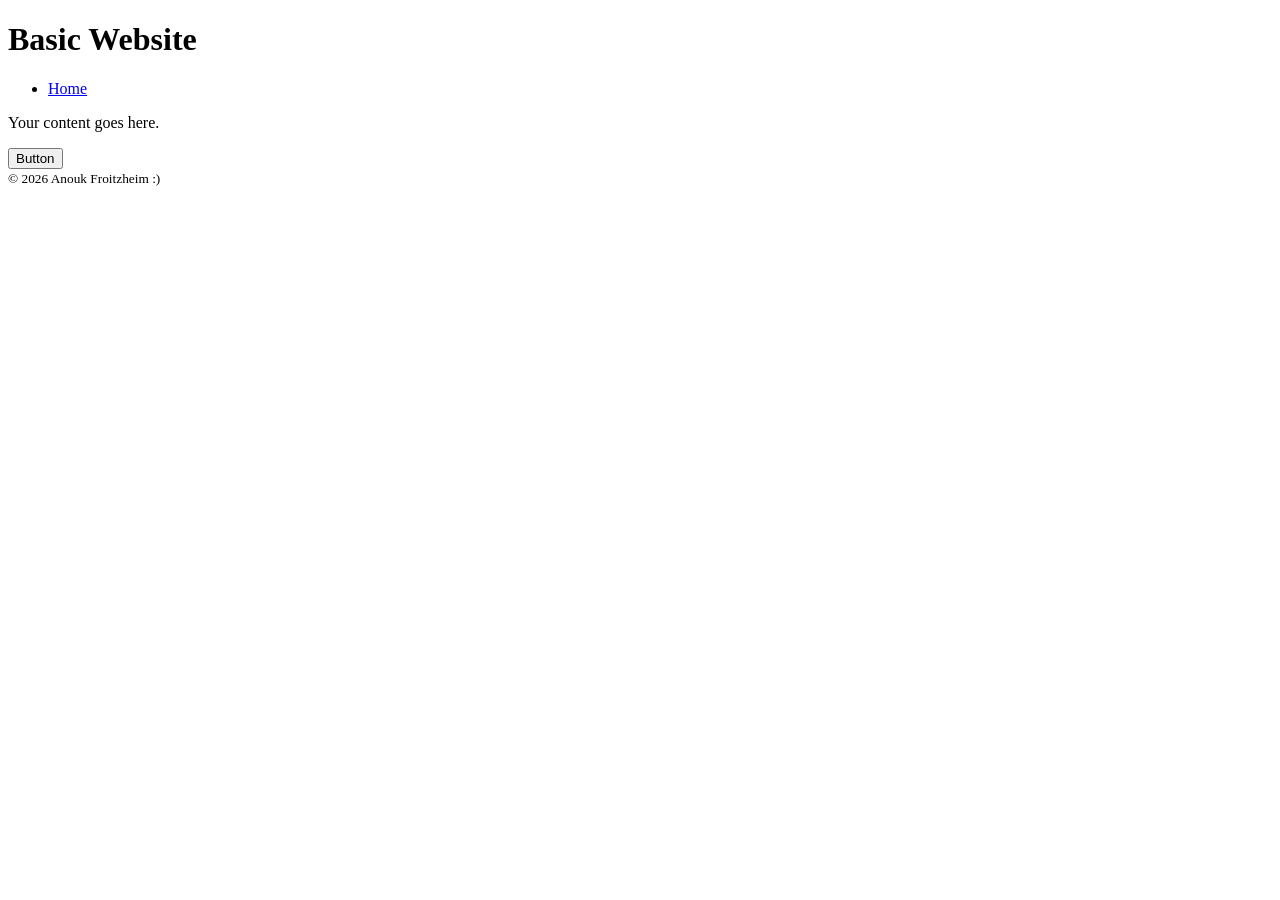
<file: oldindex.html>
<!DOCTYPE html>
<html lang="en">
<head>
  <meta charset="UTF-8">
  <meta name="viewport" content="width=device-width, initial-scale=1.0">
  <title>Basic Website</title>

  <!-- Describe your page — shows up in search results and browser tabs -->
  <meta name="description" content="Anouk's Humble Abode">

  <!-- Your styles -->
  <link rel="stylesheet" href="styles.css">

  <style>
    /* Keyboard users need to see where focus is */
    :focus-visible {
      outline: 2px solid currentColor;
      outline-offset: 2px;
    }

    /* Respect users who prefer less motion */
    @media (prefers-reduced-motion: reduce) {
      *, *::before, *::after {
        animation-duration: 0.01ms !important;
        transition-duration: 0.01ms !important;
      }
    }
  </style>
</head>
<body>

  <header>
    <h1 class="title">Basic Website</h1>
  </header>

  <nav aria-label="Primary">
    <ul>
      <li><a href="#" aria-current="page">Home</a></li>
    </ul>
  </nav>

  <main id="main-content">
    <div class="underline" aria-hidden="true"></div>
    <p>Your content goes here.</p>
    <button class="main-button" id="myButton" type="button">Button</button>
  </main>

  <footer>
    <small>&copy; <span id="year"></span> Anouk Froitzheim :) </small>
  </footer>

  <script>
    // Keep the copyright year current automatically
    document.getElementById('year').textContent = new Date().getFullYear();

    const btn = document.getElementById('myButton');
    if (btn) {
      btn.addEventListener('click', () => {
        alert('Button clicked');
      });
    }
  </script>

  <!-- Your scripts -->
  <script src="script.js"></script>

</body>
</html>
</file>
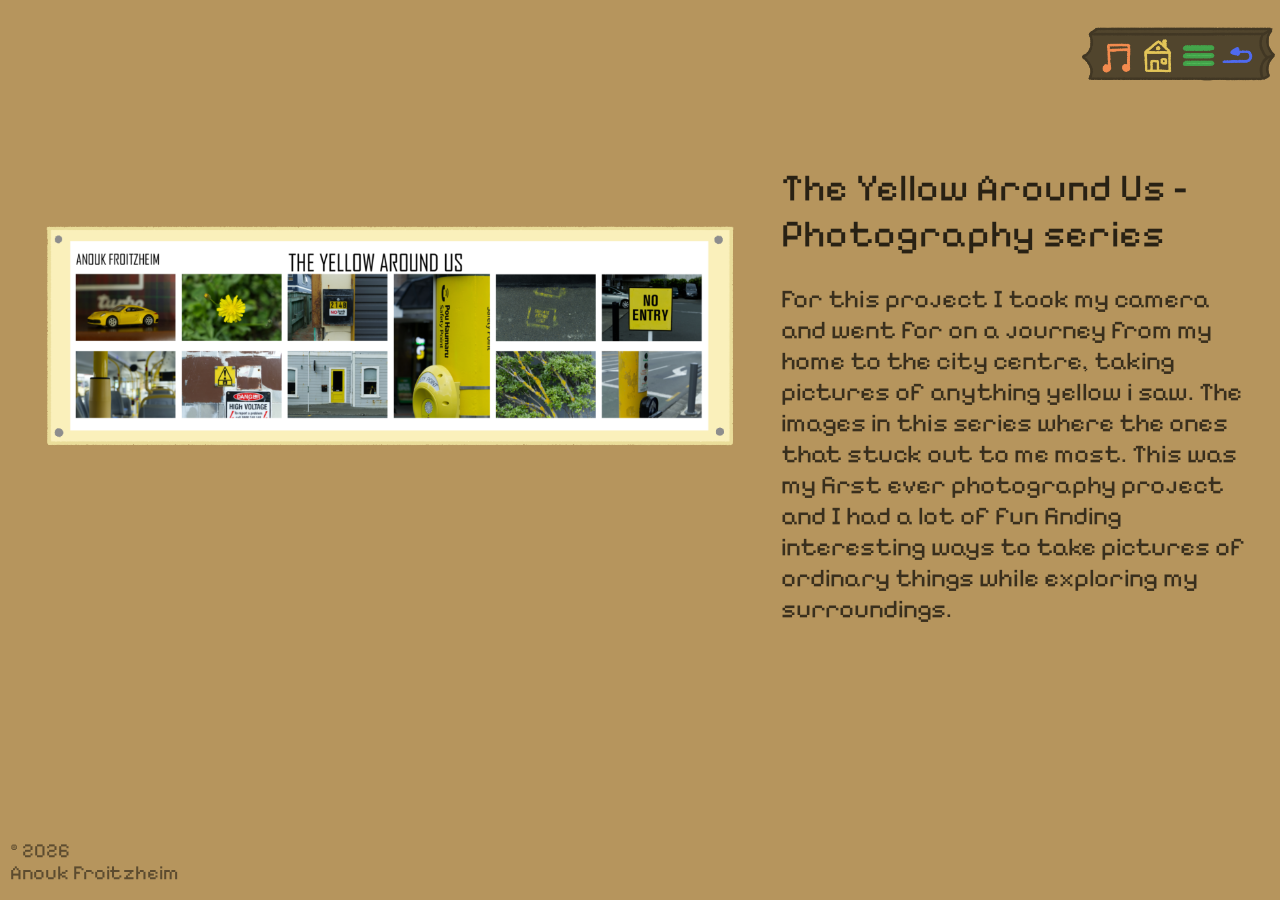
<file: photos.html>
<!DOCTYPE html>
<html lang="en">
<head>
  <meta charset="UTF-8">
  <meta name="viewport" content="width=device-width, initial-scale=1.0">
  
  <title>Anouk's Wallpapers</title>
  <link rel="icon" href="data:image/svg+xml,<svg xmlns='http://www.w3.org/2000/svg' viewBox='0 0 100 100'><text y='.9em' font-size='90'>🖼️</text></svg>">
  <!-- Describe your page — shows up in search results and browser tabs -->
  <meta name="description" content="Anouk's Wallpapers - made using code">

  <!-- Your styles -->
  <link rel="stylesheet" href="styles.css">



  <!-- loading in fonts -->
  <link href="https://fonts.googleapis.com/css2?family=Pixelify+Sans:wght@400..700&family=Tiny5&display=swap" rel="stylesheet">
  <style>
  body {
    font-family: "Pixelify+Sans", sans-serif;
  }
  </style>


  <style>
     /* Keyboard users need to see where focus is */
    :focus-visible {
      outline: 2px solid currentColor;
      outline-offset: 2px;
    }

    /* Respect users who prefer less motion */
    @media (prefers-reduced-motion: reduce) {
      *, *::before, *::after {
        animation-duration: 0.01ms !important;
        transition-duration: 0.01ms !important;
      }
    }

    /* =============================================
       BACKGROUND COLOUR
       ============================================= */
    body {
      background: #B6955D;
    }

    /* =============================================
       IMAGE POSITIONING SYSTEM
       How it works:
       - .img-layer is a fixed container covering the
         full screen, anchored to the TOP-LEFT corner.
       - Each .img-item is positioned relative to that
         top-left corner using:
             top:   distance DOWN  from top of screen
             left: distance LEFT  from left of screen
       - Change width/height on each .img-item to scale.
       - Set pointer-events: none on non-clickable images.
       ============================================= */

    .img-layer {
      position: fixed;
      top: 7vh;
      left: 50vw;      /* ----------------------------------- */
      width: 0;
      height: 0;
      pointer-events: none; /* layer itself doesn't block clicks */
      z-index: 10;          /* sits above page content; lower if needed */
    }

    .img-item {
      position: absolute;
      display: block;
      overflow: hidden;
    }

    .img-item img {
      width: 100%;
      height: 100%;
      object-fit: cover;
      display: block;
    }

    /* Non-clickable images */
    .img-item.static {
      pointer-events: none;
    }

    /* Clickable images */
    .img-item.clickable {               
      pointer-events: auto;
      cursor: pointer;
      transition: opacity 0.2s ease, transform 0.2s ease;        
    }

    .img-item.clickable:hover {  /* what image looks like when hovering over */
      opacity: 1;
      transform: scale(1.03);
    }

    /* =============================================
       EXAMPLE IMAGE POSITIONS
       Adjust top / left / width / height freely.
       ============================================= */
    #layout {
      width: 75vw;
      translate: -37.5vw;
    }

    #project{
      width: 55vw;
      translate: -47vw 12vw;
    }


        /* button section*/
    #button-board {
     width: 16vw;
     translate: 34vw -3.2vw;
    }

    #back-button {
      width: 3.1vw;
      translate: 45.3vw -2.5vw;
    }

    #menu-button {
     width: 4.95vw;
      translate: 41.5vw -2.8vw;
    }

    #home-button {
      width: 4.95vw;
      translate: 38.2vw -2.85vw;
    }

    #music-button {
     width: 3.2vw;
      translate: 35.8vw -2.2vw;
    }

   /* button section ends*/


  </style>
</head>
<body>

  <!-- =============================================
       IMAGE LAYER
       All images live here, positioned relative to
       the top-left corner of the screen.

       TO ADD A NEW IMAGE:
         1. Copy an .img-item block below.
         2. Give it a new id (e.g. id="img-4").
         3. Add a matching CSS rule above with
            top / left / width / height values.
         4. Replace the src with your image path.
         5. For a clickable image, add class="img-item clickable"
            and set data-href to the destination URL.
         6. For a static (non-clickable) image, use
            class="img-item static" and omit data-href.
       ============================================= -->
  <div class="img-layer" aria-hidden="true">


     <!-- <div id="layout" class="img-item static">
      <img
        src="read_me-images/home_page_layout.png"
        alt=""
      >
    </div> -->


     <div
      id="project" class="img-item static">
      <img
        src="gallery-images/photos.png"
        alt="piece of paper with a photography series"
      >
    </div>


<!-- reference for image function layout -->
    <!-- CLICKABLE image — redirects on click
     <div
      id="sign"
      class="img-item clickable"
      data-href="index.html"
      role="link"
      tabindex="0"
      aria-label="Go to home page"
    >
      <img
        src="home_page-images/sign.png"
        alt=""
      >
    </div> -->

   <!-- button section -->
 <div id="button-board" class="img-item static">
      <img
        src="home_page-images/button-board.png"
        alt="drawing of a blank wooden sign/board"
      >
    </div>

    <div
      id="back-button"
      class="img-item clickable"
      role="button"
      tabindex="0"
      aria-label="goes back to the previous page"
      onclick="history.back()"
    >
      <img
        src="home_page-images/back-button.png"
        alt="drawing of a back arrow, when clicked returns to previous page"
      >
    </div>

    <div
      id="menu-button"
      class="img-item clickable"
      data-href="menu.html"
      role="link"
      tabindex="0"
      aria-label="opens menu page"
    >
      <img
        src="home_page-images/menu-button.png"
        alt="drawing of 3 horizontal green lines stacked on top each other, when clicked redirects user to 'menu page'"
      >
    </div>

     <div
      id="home-button"
      class="img-item clickable"
      data-href="index.html"
      role="link"
      tabindex="0"
      aria-label="opens home page"
    >
      <img
        src="home_page-images/home-button.png"
        alt="drawing of a small house. when clicked on redirects user to 'home page'"
      >
    </div>

    <div
      id="music-button"
      class="img-item clickable"
      data-href="music.html"
      role="link"
      tabindex="0"
      aria-label="opens home page"
    >
      <img
        src="home_page-images/music-button.png"
        alt="drawing of a small music note. when clicked on redirects user to 'music page'"
      >
    </div>
   <!-- button section ends -->



  <!-- copyright text  -->
   <div class="copyright">  &copy; <span id="year"></span> </div>
   <div class="name"> Anouk Froitzheim </div>
   
   <div class="worksTitle"> The Yellow Around Us -Photography series </div>
   <div class="worksText"> For this project I took my camera and went for on a journey from my home to the city centre, taking pictures of anything yellow i saw. The images in this series where the ones that stuck out to me most. This was my first ever photography project and I had a lot of fun finding interesting ways to take pictures of ordinary things while exploring my surroundings. </div>

  </div>
<script>
  // =============================================
  // PAGE TRANSITION — "MELT" EFFECT
  // Tweak these two values to adjust the feel:
  // =============================================
  const TRANSITION_DURATION = 300;   // milliseconds — how long each half takes
  const TRANSITION_DRIFT    = 20;    // pixels — how far down the page "melts"

  // Inject the transition styles
  const style = document.createElement('style');
  style.textContent = `
    .img-layer {
      transition: opacity ${TRANSITION_DURATION}ms ease,
                  transform ${TRANSITION_DURATION}ms ease,
                  filter ${TRANSITION_DURATION}ms ease;
    }
    .img-layer.melt-out {
      opacity: 0;
      transform: translateY(${TRANSITION_DRIFT}px);
      filter: blur(6px);
    }
    .img-layer.melt-in {
      opacity: 0;
      transform: translateY(-${TRANSITION_DRIFT}px);
      filter: blur(6px);
    }
  `;
  document.head.appendChild(style);

  // Fade IN on page load
  const layer = document.querySelector('.img-layer');
  layer.classList.add('melt-in');
  requestAnimationFrame(() => {
    requestAnimationFrame(() => layer.classList.remove('melt-in'));
  });

  // Fade OUT then navigate on click/keydown
  function navigateTo(url) {
    layer.classList.add('melt-out');
    setTimeout(() => { window.location.href = url; }, TRANSITION_DURATION);
  }

  document.querySelectorAll('.img-item.clickable').forEach(item => {
    const target = item.dataset.href;
    if (!target || target === 'INSERT-REDIRECT-PAGE-HERE') return;

    item.addEventListener('click', () => navigateTo(target));
    item.addEventListener('keydown', e => {
      if (e.key === 'Enter' || e.key === ' ') {
        e.preventDefault();
        navigateTo(target);
      }
    });
  });
</script>

  <!-- Your scripts -->
  <script src="script.js"></script>


</body>


</html>
</file>
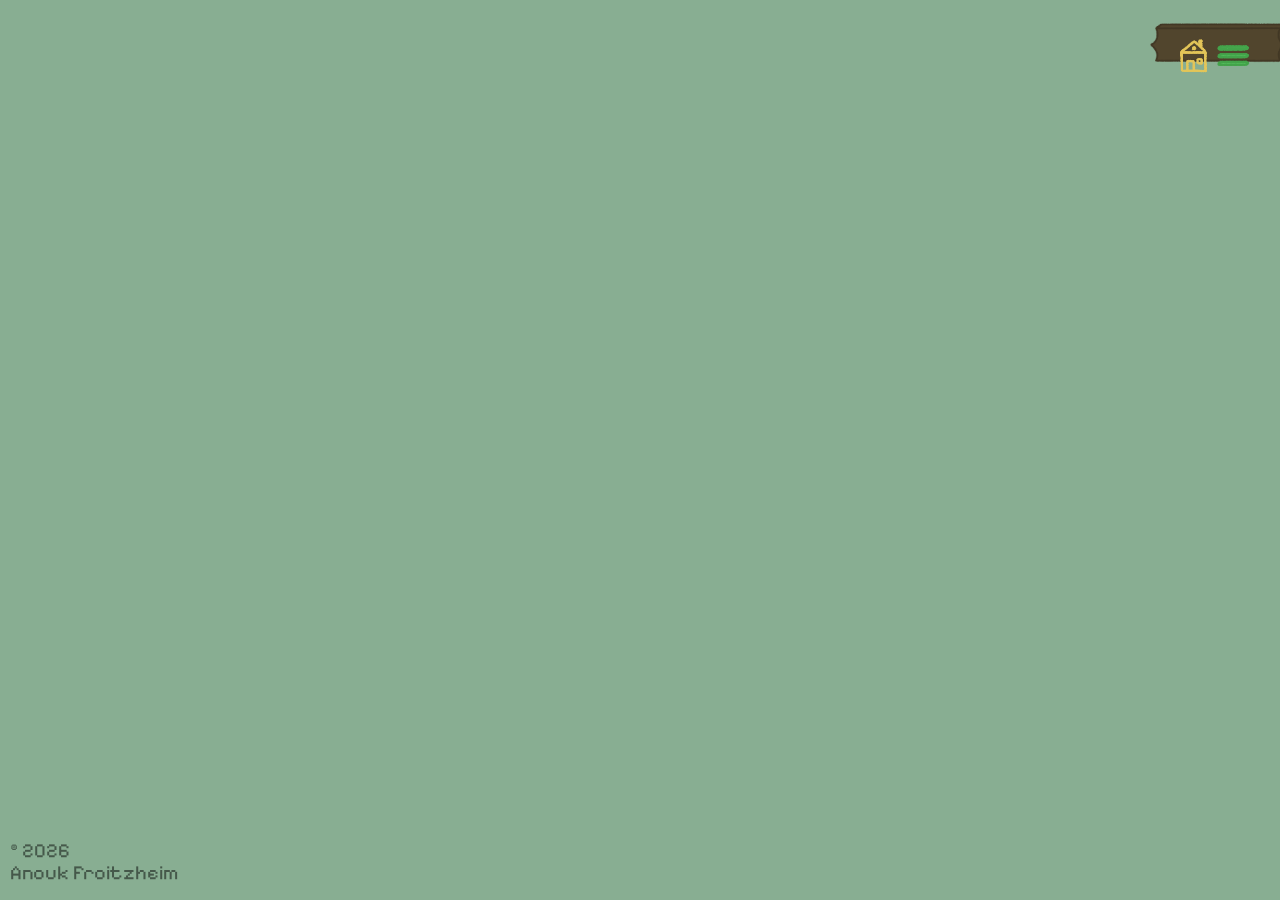
<file: template.html>
<!DOCTYPE html>
<html lang="en">
<head>
  <meta charset="UTF-8">
  <meta name="viewport" content="width=device-width, initial-scale=1.0">
  
  <title>Anouk's Humble Abode</title>
  <link rel="icon" href="data:image/svg+xml,<svg xmlns='http://www.w3.org/2000/svg' viewBox='0 0 100 100'><text y='.9em' font-size='90'>⭐</text></svg>">
  <!-- Describe your page — shows up in search results and browser tabs -->
  <meta name="description" content="Anouk's Humble Abode - template for new html pages">

  <!-- Your styles -->
  <link rel="stylesheet" href="styles.css">



  <!-- loading in fonts -->
  <link href="https://fonts.googleapis.com/css2?family=Pixelify+Sans:wght@400..700&family=Tiny5&display=swap" rel="stylesheet">
  <style>
  body {
    font-family: "Pixelify+Sans", sans-serif;
  }
  </style>


  <style>
     /* Keyboard users need to see where focus is */
    :focus-visible {
      outline: 2px solid currentColor;
      outline-offset: 2px;
    }

    /* Respect users who prefer less motion */
    @media (prefers-reduced-motion: reduce) {
      *, *::before, *::after {
        animation-duration: 0.01ms !important;
        transition-duration: 0.01ms !important;
      }
    }

    /* =============================================
       BACKGROUND COLOUR
       ============================================= */
    body {
      background: #88AE92;
    }

    /* =============================================
       IMAGE POSITIONING SYSTEM
       How it works:
       - .img-layer is a fixed container covering the
         full screen, anchored to the TOP-LEFT corner.
       - Each .img-item is positioned relative to that
         top-left corner using:
             top:   distance DOWN  from top of screen
             left: distance LEFT  from left of screen
       - Change width/height on each .img-item to scale.
       - Set pointer-events: none on non-clickable images.
       ============================================= */

    .img-layer {
      position: fixed;
      top: 7vh;
      left: 50vw;      /* ----------------------------------- */
      width: 0;
      height: 0;
      pointer-events: none; /* layer itself doesn't block clicks */
      z-index: 10;          /* sits above page content; lower if needed */
    }

    .img-item {
      position: absolute;
      display: block;
      overflow: hidden;
    }

    .img-item img {
      width: 100%;
      height: 100%;
      object-fit: cover;
      display: block;
    }

    /* Non-clickable images */
    .img-item.static {
      pointer-events: none;
    }

    /* Clickable images */
    .img-item.clickable {               
      pointer-events: auto;
      cursor: pointer;
      transition: opacity 0.2s ease, transform 0.2s ease;        
    }

    .img-item.clickable:hover {  /* what image looks like when hovering over */
      opacity: 1;
      transform: scale(1.03);
    }

    /* =============================================
       EXAMPLE IMAGE POSITIONS
       Adjust top / left / width / height freely.
       ============================================= */
    #layout {
      width: 75vw;
      translate: -37.5vw;
    }

        /* button section*/
    #button-board {
     width: 11.5vw;
     translate: 39.5vw -3.4vw;
    }

    #menu-button {
     width: 4.95vw;
      translate: 44.2vw -2.8vw;
    }

    #home-button {
      width: 4.95vw;
      translate: 41vw -2.85vw;
    }
   /* button section ends*/


  </style>
</head>
<body>

  <!-- =============================================
       IMAGE LAYER
       All images live here, positioned relative to
       the top-left corner of the screen.

       TO ADD A NEW IMAGE:
         1. Copy an .img-item block below.
         2. Give it a new id (e.g. id="img-4").
         3. Add a matching CSS rule above with
            top / left / width / height values.
         4. Replace the src with your image path.
         5. For a clickable image, add class="img-item clickable"
            and set data-href to the destination URL.
         6. For a static (non-clickable) image, use
            class="img-item static" and omit data-href.
       ============================================= -->
  <div class="img-layer" aria-hidden="true">


     <!-- <div id="layout" class="img-item static">
      <img
        src="read_me-images/home_page_layout.png"
        alt=""
      >
    </div> -->





<!-- reference for image function layout -->
    <!-- CLICKABLE image — redirects on click
     <div
      id="sign"
      class="img-item clickable"
      data-href="index.html"
      role="link"
      tabindex="0"
      aria-label="Go to home page"
    >
      <img
        src="home_page-images/sign.png"
        alt=""
      >
    </div> -->

   <!-- button section -->
 <div id="button-board" class="img-item static">
      <img
        src="home_page-images/button-board.png"
        alt="drawing of a blank wooden sign/board"
      >
    </div>

 <div id="menu-button" class="img-item static">
      <img
        src="home_page-images/menu-button.png"
        alt="drawing of 3 horizontal green lines stacked on top each other"
      >
    </div>
  
     <div
      id="home-button"
      class="img-item clickable"
      data-href="index.html"
      role="link"
      tabindex="0"
      aria-label="opens menu on side of screen"
    >
      <img
        src="home_page-images/home-button.png"
        alt="drawing of a small house. when clicked on redirects user to 'home page'"
      >
    </div>
   <!-- button section ends -->



  <!-- copyright text  -->
   <div class="copyright">  &copy; <span id="year"></span> </div>
   <div class="name"> Anouk Froitzheim </div>
   
  </div>
<script>
  // =============================================
  // PAGE TRANSITION — "MELT" EFFECT
  // Tweak these two values to adjust the feel:
  // =============================================
  const TRANSITION_DURATION = 300;   // milliseconds — how long each half takes
  const TRANSITION_DRIFT    = 20;    // pixels — how far down the page "melts"

  // Inject the transition styles
  const style = document.createElement('style');
  style.textContent = `
    .img-layer {
      transition: opacity ${TRANSITION_DURATION}ms ease,
                  transform ${TRANSITION_DURATION}ms ease,
                  filter ${TRANSITION_DURATION}ms ease;
    }
    .img-layer.melt-out {
      opacity: 0;
      transform: translateY(${TRANSITION_DRIFT}px);
      filter: blur(6px);
    }
    .img-layer.melt-in {
      opacity: 0;
      transform: translateY(-${TRANSITION_DRIFT}px);
      filter: blur(6px);
    }
  `;
  document.head.appendChild(style);

  // Fade IN on page load
  const layer = document.querySelector('.img-layer');
  layer.classList.add('melt-in');
  requestAnimationFrame(() => {
    requestAnimationFrame(() => layer.classList.remove('melt-in'));
  });

  // Fade OUT then navigate on click/keydown
  function navigateTo(url) {
    layer.classList.add('melt-out');
    setTimeout(() => { window.location.href = url; }, TRANSITION_DURATION);
  }

  document.querySelectorAll('.img-item.clickable').forEach(item => {
    const target = item.dataset.href;
    if (!target || target === 'INSERT-REDIRECT-PAGE-HERE') return;

    item.addEventListener('click', () => navigateTo(target));
    item.addEventListener('keydown', e => {
      if (e.key === 'Enter' || e.key === ' ') {
        e.preventDefault();
        navigateTo(target);
      }
    });
  });
</script>

  <!-- Your scripts -->
  <script src="script.js"></script>


</body>


</html>
</file>
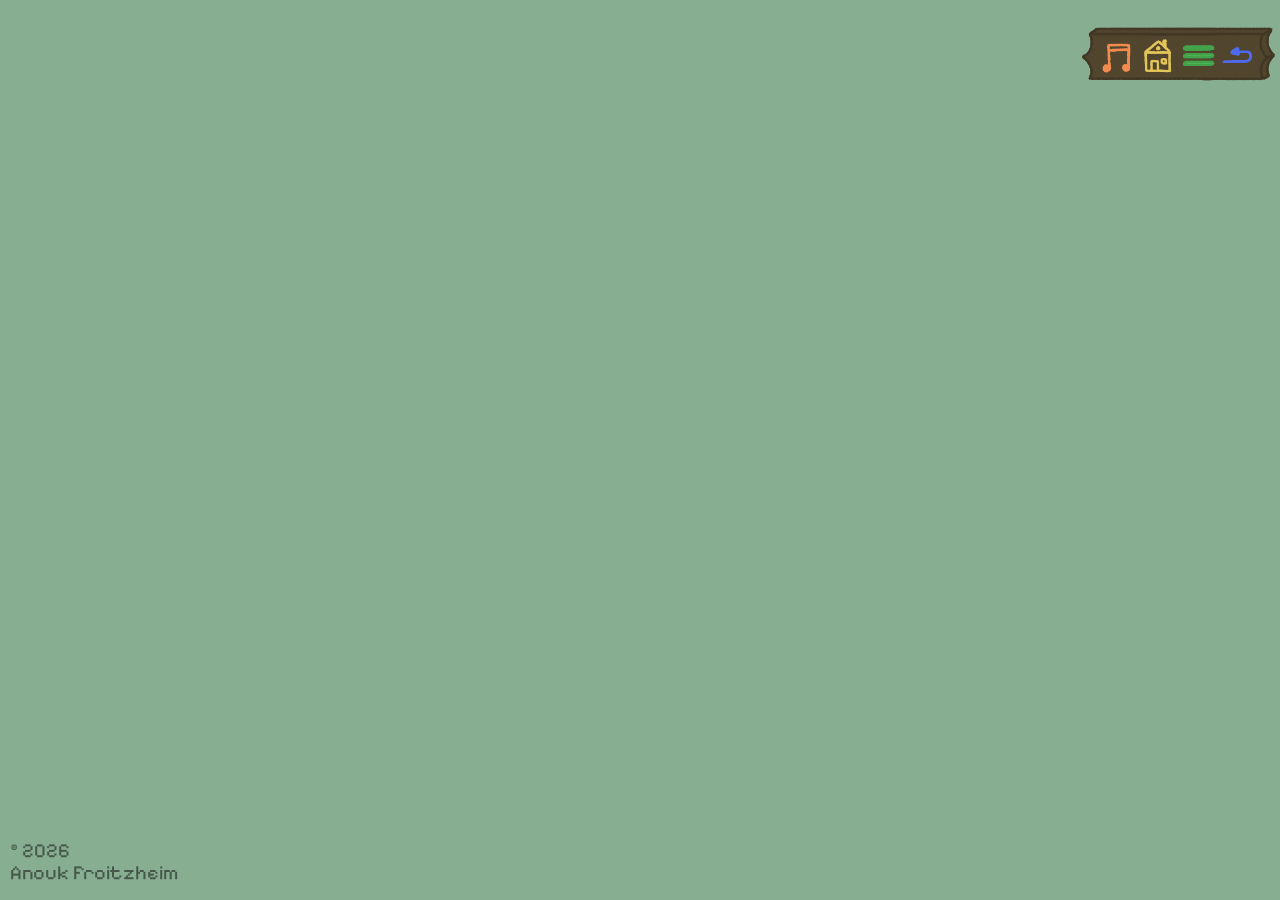
<file: visualizer.html>
<!DOCTYPE html>
<html lang="en">
<head>
  <meta charset="UTF-8">
  <meta name="viewport" content="width=device-width, initial-scale=1.0">
  
  <title>Anouk's Music Visualizer</title>
  <link rel="icon" href="data:image/svg+xml,<svg xmlns='http://www.w3.org/2000/svg' viewBox='0 0 100 100'><text y='.9em' font-size='90'>🖼️</text></svg>">
  <!-- Describe your page — shows up in search results and browser tabs -->
  <meta name="description" content="Anouk's Music Visualizer - a pretty scene made using code that reacts to music">

  <!-- Your styles -->
  <link rel="stylesheet" href="styles.css">



  <!-- loading in fonts -->
  <link href="https://fonts.googleapis.com/css2?family=Pixelify+Sans:wght@400..700&family=Tiny5&display=swap" rel="stylesheet">
  <style>
  body {
    font-family: "Pixelify+Sans", sans-serif;
  }
  </style>


  <style>
     /* Keyboard users need to see where focus is */
    :focus-visible {
      outline: 2px solid currentColor;
      outline-offset: 2px;
    }

    /* Respect users who prefer less motion */
    @media (prefers-reduced-motion: reduce) {
      *, *::before, *::after {
        animation-duration: 0.01ms !important;
        transition-duration: 0.01ms !important;
      }
    }

    /* =============================================
       BACKGROUND COLOUR
       ============================================= */
    body {
      background: #88AE92;
    }

    /* =============================================
       IMAGE POSITIONING SYSTEM
       How it works:
       - .img-layer is a fixed container covering the
         full screen, anchored to the TOP-LEFT corner.
       - Each .img-item is positioned relative to that
         top-left corner using:
             top:   distance DOWN  from top of screen
             left: distance LEFT  from left of screen
       - Change width/height on each .img-item to scale.
       - Set pointer-events: none on non-clickable images.
       ============================================= */

    .img-layer {
      position: fixed;
      top: 7vh;
      left: 50vw;      /* ----------------------------------- */
      width: 0;
      height: 0;
      pointer-events: none; /* layer itself doesn't block clicks */
      z-index: 10;          /* sits above page content; lower if needed */
    }

    .img-item {
      position: absolute;
      display: block;
      overflow: hidden;
    }

    .img-item img {
      width: 100%;
      height: 100%;
      object-fit: cover;
      display: block;
    }

    /* Non-clickable images */
    .img-item.static {
      pointer-events: none;
    }

    /* Clickable images */
    .img-item.clickable {               
      pointer-events: auto;
      cursor: pointer;
      transition: opacity 0.2s ease, transform 0.2s ease;        
    }

    .img-item.clickable:hover {  /* what image looks like when hovering over */
      opacity: 1;
      transform: scale(1.03);
    }

    /* =============================================
       EXAMPLE IMAGE POSITIONS
       Adjust top / left / width / height freely.
       ============================================= */
    #layout {
      width: 75vw;
      translate: -37.5vw;
    }

        /* button section*/
    #button-board {
     width: 16vw;
     translate: 34vw -3.2vw;
    }

    #back-button {
      width: 3.1vw;
      translate: 45.3vw -2.5vw;
    }

    #menu-button {
     width: 4.95vw;
      translate: 41.5vw -2.8vw;
    }

    #home-button {
      width: 4.95vw;
      translate: 38.2vw -2.85vw;
    }

    #music-button {
     width: 3.2vw;
      translate: 35.8vw -2.2vw;
    }
   /* button section ends*/


  </style>
</head>
<body>

  <!-- =============================================
       IMAGE LAYER
       All images live here, positioned relative to
       the top-left corner of the screen.

       TO ADD A NEW IMAGE:
         1. Copy an .img-item block below.
         2. Give it a new id (e.g. id="img-4").
         3. Add a matching CSS rule above with
            top / left / width / height values.
         4. Replace the src with your image path.
         5. For a clickable image, add class="img-item clickable"
            and set data-href to the destination URL.
         6. For a static (non-clickable) image, use
            class="img-item static" and omit data-href.
       ============================================= -->
  <div class="img-layer" aria-hidden="true">


     <!-- <div id="layout" class="img-item static">
      <img
        src="read_me-images/home_page_layout.png"
        alt=""
      >
    </div> -->





<!-- reference for image function layout -->
    <!-- CLICKABLE image — redirects on click
     <div
      id="sign"
      class="img-item clickable"
      data-href="index.html"
      role="link"
      tabindex="0"
      aria-label="Go to home page"
    >
      <img
        src="home_page-images/sign.png"
        alt=""
      >
    </div> -->

   <!-- button section -->
  <div id="button-board" class="img-item static">
      <img
        src="home_page-images/button-board.png"
        alt="drawing of a blank wooden sign/board"
      >
    </div>

    <div
      id="back-button"
      class="img-item clickable"
      role="button"
      tabindex="0"
      aria-label="goes back to the previous page"
      onclick="history.back()"
    >
      <img
        src="home_page-images/back-button.png"
        alt="drawing of a back arrow, when clicked returns to previous page"
      >
    </div>

    <div
      id="menu-button"
      class="img-item clickable"
      data-href="menu.html"
      role="link"
      tabindex="0"
      aria-label="opens menu page"
    >
      <img
        src="home_page-images/menu-button.png"
        alt="drawing of 3 horizontal green lines stacked on top each other, when clicked redirects user to 'menu page'"
      >
    </div>

     <div
      id="home-button"
      class="img-item clickable"
      data-href="index.html"
      role="link"
      tabindex="0"
      aria-label="opens home page"
    >
      <img
        src="home_page-images/home-button.png"
        alt="drawing of a small house. when clicked on redirects user to 'home page'"
      >
    </div>

    <div
      id="music-button"
      class="img-item clickable"
      data-href="music.html"
      role="link"
      tabindex="0"
      aria-label="opens home page"
    >
      <img
        src="home_page-images/music-button.png"
        alt="drawing of a small music note. when clicked on redirects user to 'music page'"
      >
    </div>
    
    <!-- button section ends  -->



  <!-- copyright text  -->
   <div class="copyright">  &copy; <span id="year"></span> </div>
   <div class="name"> Anouk Froitzheim </div>
   
  </div>
<script>
  // =============================================
  // PAGE TRANSITION — "MELT" EFFECT
  // Tweak these two values to adjust the feel:
  // =============================================
  const TRANSITION_DURATION = 300;   // milliseconds — how long each half takes
  const TRANSITION_DRIFT    = 20;    // pixels — how far down the page "melts"

  // Inject the transition styles
  const style = document.createElement('style');
  style.textContent = `
    .img-layer {
      transition: opacity ${TRANSITION_DURATION}ms ease,
                  transform ${TRANSITION_DURATION}ms ease,
                  filter ${TRANSITION_DURATION}ms ease;
    }
    .img-layer.melt-out {
      opacity: 0;
      transform: translateY(${TRANSITION_DRIFT}px);
      filter: blur(6px);
    }
    .img-layer.melt-in {
      opacity: 0;
      transform: translateY(-${TRANSITION_DRIFT}px);
      filter: blur(6px);
    }
  `;
  document.head.appendChild(style);

  // Fade IN on page load
  const layer = document.querySelector('.img-layer');
  layer.classList.add('melt-in');
  requestAnimationFrame(() => {
    requestAnimationFrame(() => layer.classList.remove('melt-in'));
  });

  // Fade OUT then navigate on click/keydown
  function navigateTo(url) {
    layer.classList.add('melt-out');
    setTimeout(() => { window.location.href = url; }, TRANSITION_DURATION);
  }

  document.querySelectorAll('.img-item.clickable').forEach(item => {
    const target = item.dataset.href;
    if (!target || target === 'INSERT-REDIRECT-PAGE-HERE') return;

    item.addEventListener('click', () => navigateTo(target));
    item.addEventListener('keydown', e => {
      if (e.key === 'Enter' || e.key === ' ') {
        e.preventDefault();
        navigateTo(target);
      }
    });
  });
</script>

  <!-- Your scripts -->
  <script src="script.js"></script>


</body>


</html>
</file>
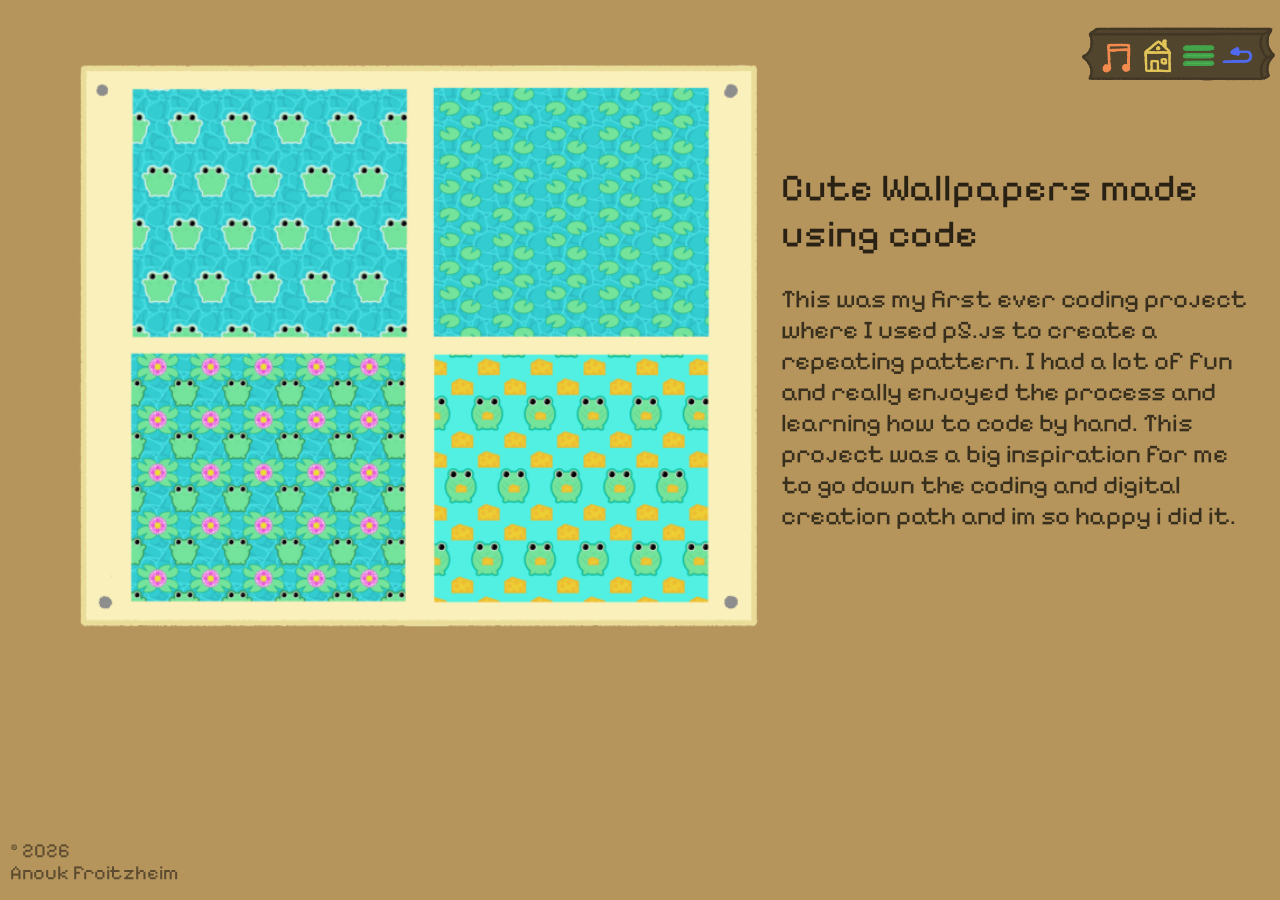
<file: wallpapers.html>
<!DOCTYPE html>
<html lang="en">
<head>
  <meta charset="UTF-8">
  <meta name="viewport" content="width=device-width, initial-scale=1.0">
  
  <title>Anouk's Wallpapers</title>
  <link rel="icon" href="data:image/svg+xml,<svg xmlns='http://www.w3.org/2000/svg' viewBox='0 0 100 100'><text y='.9em' font-size='90'>🖼️</text></svg>">
  <!-- Describe your page — shows up in search results and browser tabs -->
  <meta name="description" content="Anouk's Wallpapers - made using code">

  <!-- Your styles -->
  <link rel="stylesheet" href="styles.css">



  <!-- loading in fonts -->
  <link href="https://fonts.googleapis.com/css2?family=Pixelify+Sans:wght@400..700&family=Tiny5&display=swap" rel="stylesheet">
  <style>
  body {
    font-family: "Pixelify+Sans", sans-serif;
  }
  </style>


  <style>
     /* Keyboard users need to see where focus is */
    :focus-visible {
      outline: 2px solid currentColor;
      outline-offset: 2px;
    }

    /* Respect users who prefer less motion */
    @media (prefers-reduced-motion: reduce) {
      *, *::before, *::after {
        animation-duration: 0.01ms !important;
        transition-duration: 0.01ms !important;
      }
    }

    /* =============================================
       BACKGROUND COLOUR
       ============================================= */
    body {
      background: #B6955D;
    }

    /* =============================================
       IMAGE POSITIONING SYSTEM
       How it works:
       - .img-layer is a fixed container covering the
         full screen, anchored to the TOP-LEFT corner.
       - Each .img-item is positioned relative to that
         top-left corner using:
             top:   distance DOWN  from top of screen
             left: distance LEFT  from left of screen
       - Change width/height on each .img-item to scale.
       - Set pointer-events: none on non-clickable images.
       ============================================= */

    .img-layer {
      position: fixed;
      top: 7vh;
      left: 50vw;      /* ----------------------------------- */
      width: 0;
      height: 0;
      pointer-events: none; /* layer itself doesn't block clicks */
      z-index: 10;          /* sits above page content; lower if needed */
    }

    .img-item {
      position: absolute;
      display: block;
      overflow: hidden;
    }

    .img-item img {
      width: 100%;
      height: 100%;
      object-fit: cover;
      display: block;
    }

    /* Non-clickable images */
    .img-item.static {
      pointer-events: none;
    }

    /* Clickable images */
    .img-item.clickable {               
      pointer-events: auto;
      cursor: pointer;
      transition: opacity 0.2s ease, transform 0.2s ease;        
    }

    .img-item.clickable:hover {  /* what image looks like when hovering over */
      opacity: 1;
      transform: scale(1.03);
    }

    /* =============================================
       EXAMPLE IMAGE POSITIONS
       Adjust top / left / width / height freely.
       ============================================= */
    #layout {
      width: 75vw;
      translate: -37.5vw;
    }

     #project{
      width: 55vw;
      translate: -45vw -2vw;
    }


        /* button section*/
    #button-board {
     width: 16vw;
     translate: 34vw -3.2vw;
    }

    #back-button {
      width: 3.1vw;
      translate: 45.3vw -2.5vw;
    }

    #menu-button {
     width: 4.95vw;
      translate: 41.5vw -2.8vw;
    }

    #home-button {
      width: 4.95vw;
      translate: 38.2vw -2.85vw;
    }

    #music-button {
     width: 3.2vw;
      translate: 35.8vw -2.2vw;
    }
   /* button section ends*/


  </style>
</head>
<body>

  <!-- =============================================
       IMAGE LAYER
       All images live here, positioned relative to
       the top-left corner of the screen.

       TO ADD A NEW IMAGE:
         1. Copy an .img-item block below.
         2. Give it a new id (e.g. id="img-4").
         3. Add a matching CSS rule above with
            top / left / width / height values.
         4. Replace the src with your image path.
         5. For a clickable image, add class="img-item clickable"
            and set data-href to the destination URL.
         6. For a static (non-clickable) image, use
            class="img-item static" and omit data-href.
       ============================================= -->
  <div class="img-layer" aria-hidden="true">


     <!-- <div id="layout" class="img-item static">
      <img
        src="read_me-images/home_page_layout.png"
        alt=""
      >
    </div> -->


     <div
      id="project" class="img-item static">
      <img
        src="gallery-images/wallpapers.png"
        alt="piece of paper with 4 cute wallpapers on it"
      >
    </div>


<!-- reference for image function layout -->
    <!-- CLICKABLE image — redirects on click
     <div
      id="sign"
      class="img-item clickable"
      data-href="index.html"
      role="link"
      tabindex="0"
      aria-label="Go to home page"
    >
      <img
        src="home_page-images/sign.png"
        alt=""
      >
    </div> -->

   <!-- button section -->
  <div id="button-board" class="img-item static">
      <img
        src="home_page-images/button-board.png"
        alt="drawing of a blank wooden sign/board"
      >
    </div>

    <div
      id="back-button"
      class="img-item clickable"
      role="button"
      tabindex="0"
      aria-label="goes back to the previous page"
      onclick="history.back()"
    >
      <img
        src="home_page-images/back-button.png"
        alt="drawing of a back arrow, when clicked returns to previous page"
      >
    </div>

    <div
      id="menu-button"
      class="img-item clickable"
      data-href="menu.html"
      role="link"
      tabindex="0"
      aria-label="opens menu page"
    >
      <img
        src="home_page-images/menu-button.png"
        alt="drawing of 3 horizontal green lines stacked on top each other, when clicked redirects user to 'menu page'"
      >
    </div>

     <div
      id="home-button"
      class="img-item clickable"
      data-href="index.html"
      role="link"
      tabindex="0"
      aria-label="opens home page"
    >
      <img
        src="home_page-images/home-button.png"
        alt="drawing of a small house. when clicked on redirects user to 'home page'"
      >
    </div>

    <div
      id="music-button"
      class="img-item clickable"
      data-href="music.html"
      role="link"
      tabindex="0"
      aria-label="opens home page"
    >
      <img
        src="home_page-images/music-button.png"
        alt="drawing of a small music note. when clicked on redirects user to 'music page'"
      >
    </div>
   <!-- button section ends -->



  <!-- copyright text  -->
   <div class="copyright">  &copy; <span id="year"></span> </div>
   <div class="name"> Anouk Froitzheim </div>
   
   <div class="worksTitle"> Cute Wallpapers made using code </div>
   <div class="worksText"> This was my first ever coding project where I used p5.js to create a repeating pattern. I had a lot of fun and really enjoyed the process and learning how to code by hand. This project was a big inspiration for me to go down the coding and digital creation path and im so happy i did it.</div>

  </div>
<script>
  // =============================================
  // PAGE TRANSITION — "MELT" EFFECT
  // Tweak these two values to adjust the feel:
  // =============================================
  const TRANSITION_DURATION = 300;   // milliseconds — how long each half takes
  const TRANSITION_DRIFT    = 20;    // pixels — how far down the page "melts"

  // Inject the transition styles
  const style = document.createElement('style');
  style.textContent = `
    .img-layer {
      transition: opacity ${TRANSITION_DURATION}ms ease,
                  transform ${TRANSITION_DURATION}ms ease,
                  filter ${TRANSITION_DURATION}ms ease;
    }
    .img-layer.melt-out {
      opacity: 0;
      transform: translateY(${TRANSITION_DRIFT}px);
      filter: blur(6px);
    }
    .img-layer.melt-in {
      opacity: 0;
      transform: translateY(-${TRANSITION_DRIFT}px);
      filter: blur(6px);
    }
  `;
  document.head.appendChild(style);

  // Fade IN on page load
  const layer = document.querySelector('.img-layer');
  layer.classList.add('melt-in');
  requestAnimationFrame(() => {
    requestAnimationFrame(() => layer.classList.remove('melt-in'));
  });

  // Fade OUT then navigate on click/keydown
  function navigateTo(url) {
    layer.classList.add('melt-out');
    setTimeout(() => { window.location.href = url; }, TRANSITION_DURATION);
  }

  document.querySelectorAll('.img-item.clickable').forEach(item => {
    const target = item.dataset.href;
    if (!target || target === 'INSERT-REDIRECT-PAGE-HERE') return;

    item.addEventListener('click', () => navigateTo(target));
    item.addEventListener('keydown', e => {
      if (e.key === 'Enter' || e.key === ' ') {
        e.preventDefault();
        navigateTo(target);
      }
    });
  });
</script>

  <!-- Your scripts -->
  <script src="script.js"></script>


</body>


</html>
</file>
<file: styles.css>
/* Copyright text */
.copyright {
  position: fixed;
  bottom: 37px;
  left: 10px;
  font-size: 20px;
  font-family: "Pixelify Sans", sans-serif;
  font-weight: 50px;
  color: #0000007e;
}

.name {
  position: fixed;
  bottom: 15px;
  left: 10px;
  font-size: 20px;
  font-family: "Pixelify Sans", sans-serif;
  font-weight: 50px;
  color: #0000007e;
}

.disclaimerHome{
  position: fixed;
  width: 30vw;
  top: 15px;
  left: 10px;
  font-size: 17px;
  font-family: "Pixelify Sans", sans-serif;
  font-weight: 50px;
  color: #0000007e;
}

.disclaimerMenu{
  transform: rotate(3deg);
  position: fixed;
  width: 30vw;
  translate: -40vw 4vw;
  font-size: 2vw;
  font-family: "Pixelify Sans", sans-serif;
  font-weight: 50px;
  color: #000000;
}

.worksTitle{
  position: static;
  width: 37vw;
  translate: 11vw 8vw;
  font-size: 3vw;
  font-family: "Pixelify Sans", sans-serif;
  font-weight: 50px;
  color: #000000c7;
}

.worksText{
  position: static;
  width: 37vw;
  translate: 11vw 10vw;
  font-size: 2vw;
  font-family: "Pixelify Sans", sans-serif;
  font-weight: 50px;
  color: #000000af;
}

.aboutTitle{
  position: static;
  width: 37vw;
  translate: -9vw 0.7vw;
  font-size: 3.5vw;
  font-family: "Pixelify Sans", sans-serif;
  font-weight: 50px;
  color: #000000c7;
}

.aboutName{
  position: static;
  width: 37vw;
  translate: -18vw 1.5vw;
  font-size: 2.5vw;
  font-family: "Pixelify Sans", sans-serif;
  font-weight: 50px;
  color: #000000af;
}

.aboutText{
  position: static;
  width: 36vw;
  translate: -18vw 2vw;
  padding-bottom: 1vw;
  font-size: 2vw;
  font-family: "Pixelify Sans", sans-serif;
  font-weight: 50px;
  color: #000000af;
}

.aboutContact{
  position: static;
  width: 36vw;
  translate: -18vw 2vw;
  padding-bottom: 0.2vw;
  font-size: 2vw;
  font-family: "Pixelify Sans", sans-serif;
  font-weight: 50px;
  color: #000000af;
}

.indexText{
  position: static;
  width: 10vw;
  translate: -17vw 7vw;
  line-height: 2vw;
  font-size: 2.3vw;
  font-family: "Pixelify Sans", sans-serif;
  font-weight: 50px;
  color: #000000af;
}

#navigationTitle{
  transform: rotate(2deg);
  position: static;
  width: 37vw;
  padding-bottom: 0.7vw;
  translate: 5vw 0vw;
  font-size: 2.5vw;
  font-family: "Pixelify Sans", sans-serif;
  font-weight: 50px;
  color: #000000;
}

#navigationMainText{
  transform: rotate(2deg);
  position: static;
  margin-top: 0;
  margin-bottom: 0;
  padding-top: 0;
  padding-bottom: 0.5vw;
  width: 30vw;
  translate: 11vw 0vw;
  font-size: 1.7vw;
  font-family: "Pixelify Sans", sans-serif;
  font-weight: 50px;
  color: #000000;
}

#navigationText{
  transform: rotate(2deg);
  position: static;
  margin-top: 0;
  margin-bottom: 0;
  padding-top: 0;
  padding-bottom: 0.3vw;
  width: 30vw;
  translate: 13vw 0vw;
  font-size: 1.7vw;
  font-family: "Pixelify Sans", sans-serif;
  font-weight: 50px;
  color: #000000;
}

.textMenu{
  transform: rotate(-2deg);
  position: fixed;
  width: 36vw;
  translate: -42.6vw 22vw;
  line-height: 2vw;
  font-size: 1.54vw;
  font-family: "Pixelify Sans", sans-serif;
  font-weight: 50px;
  color: #000000;
}
</file>
